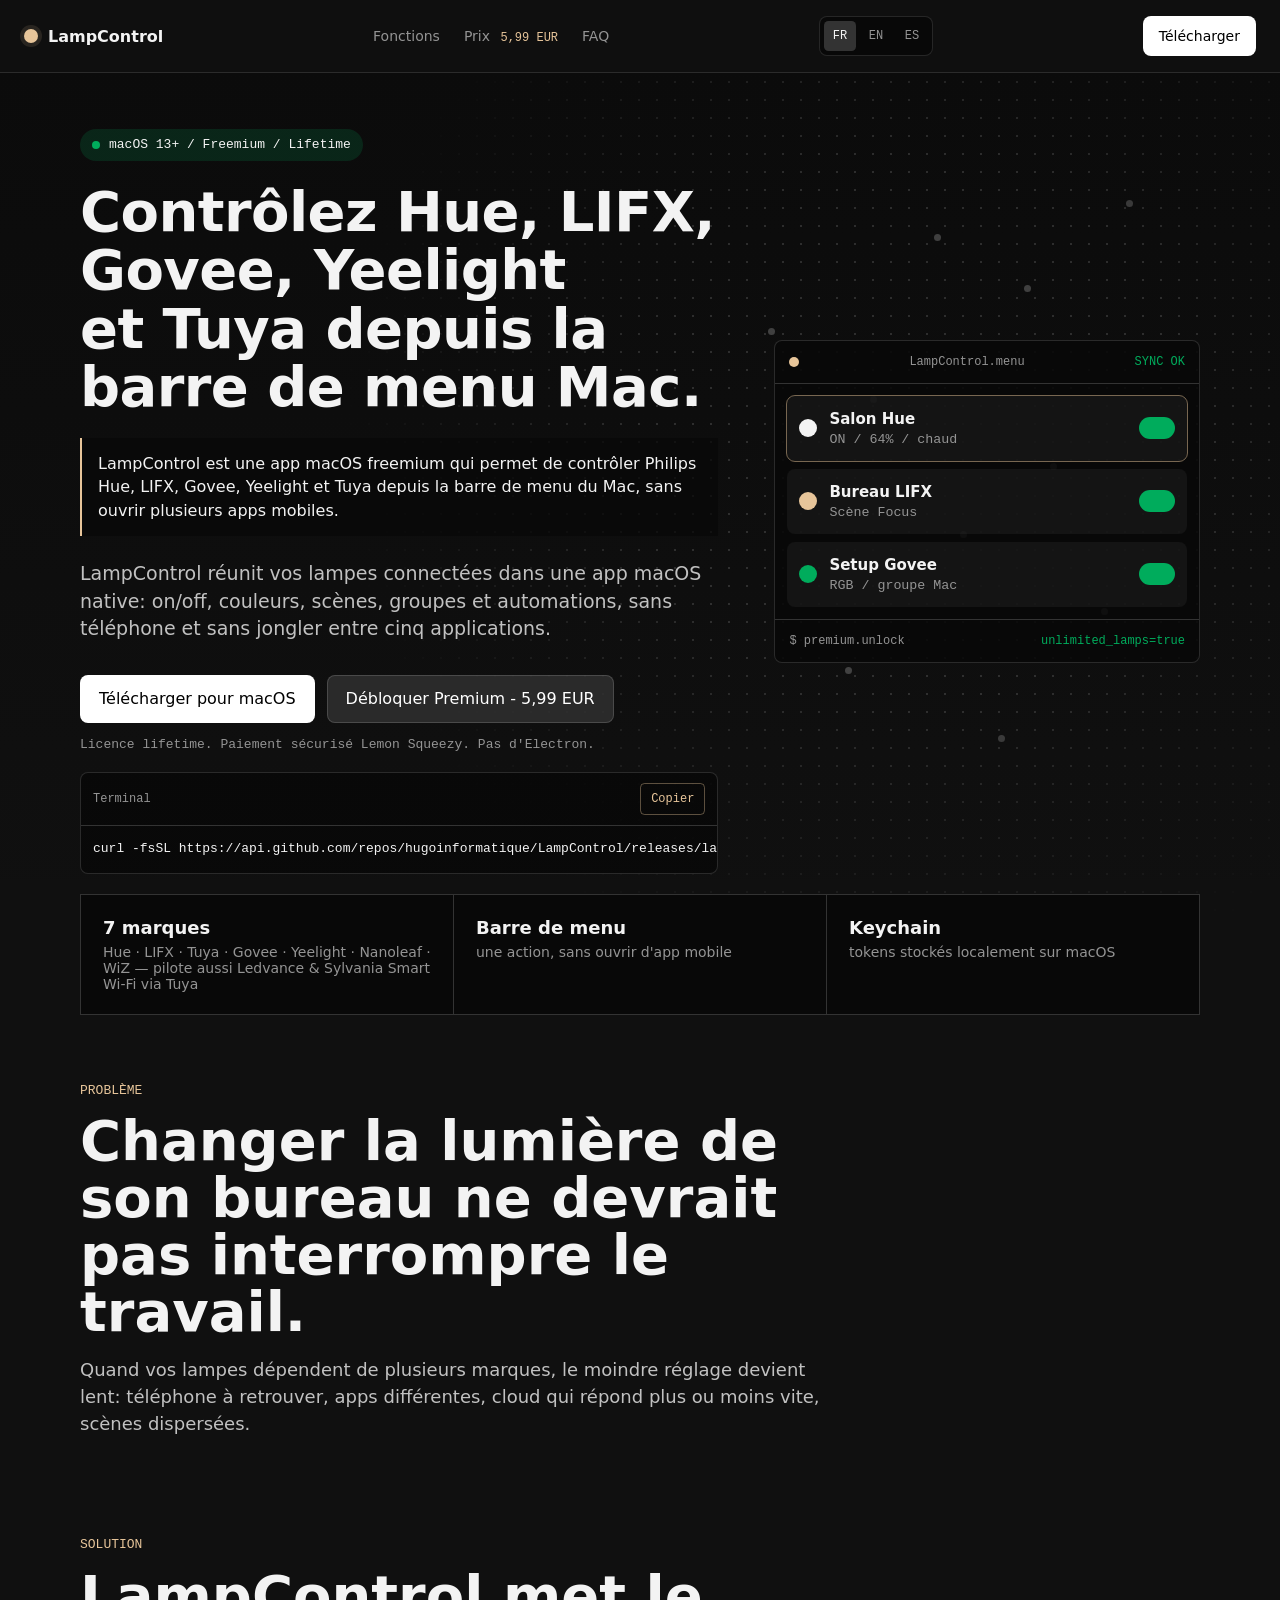
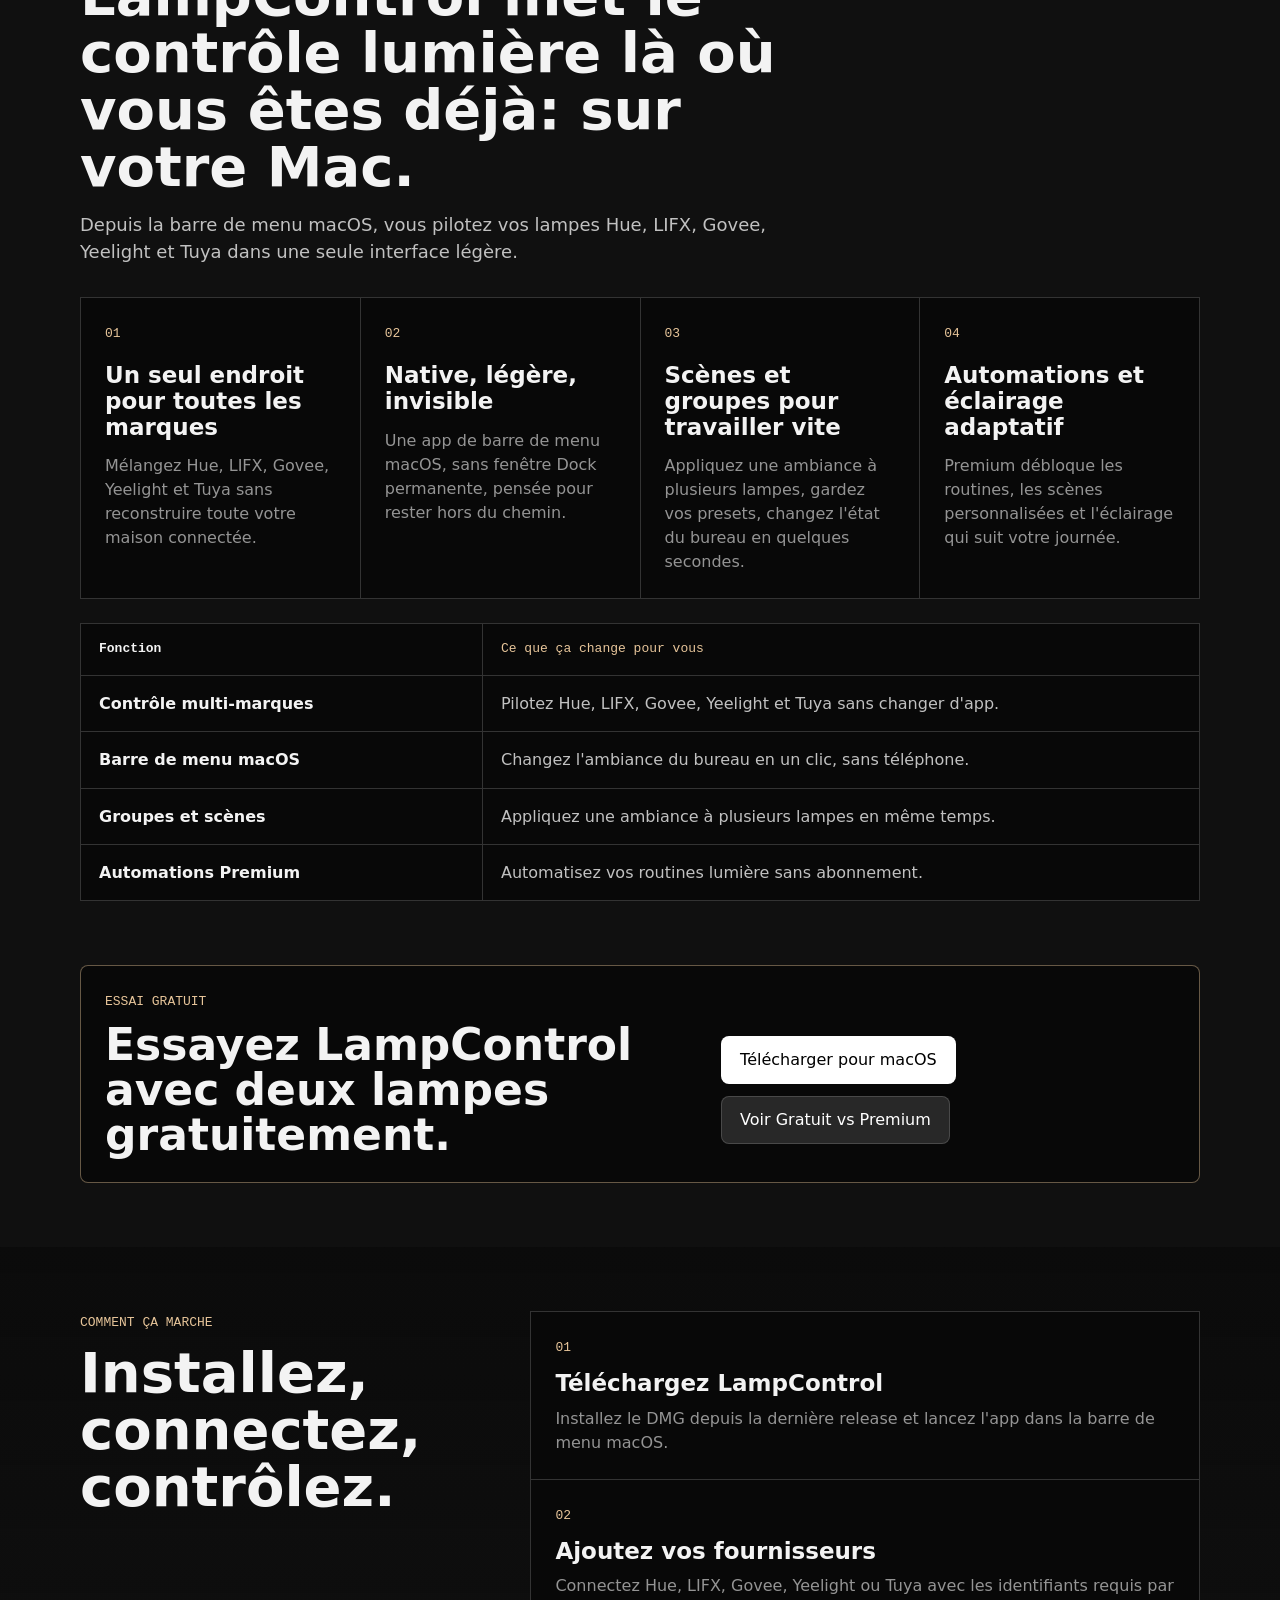
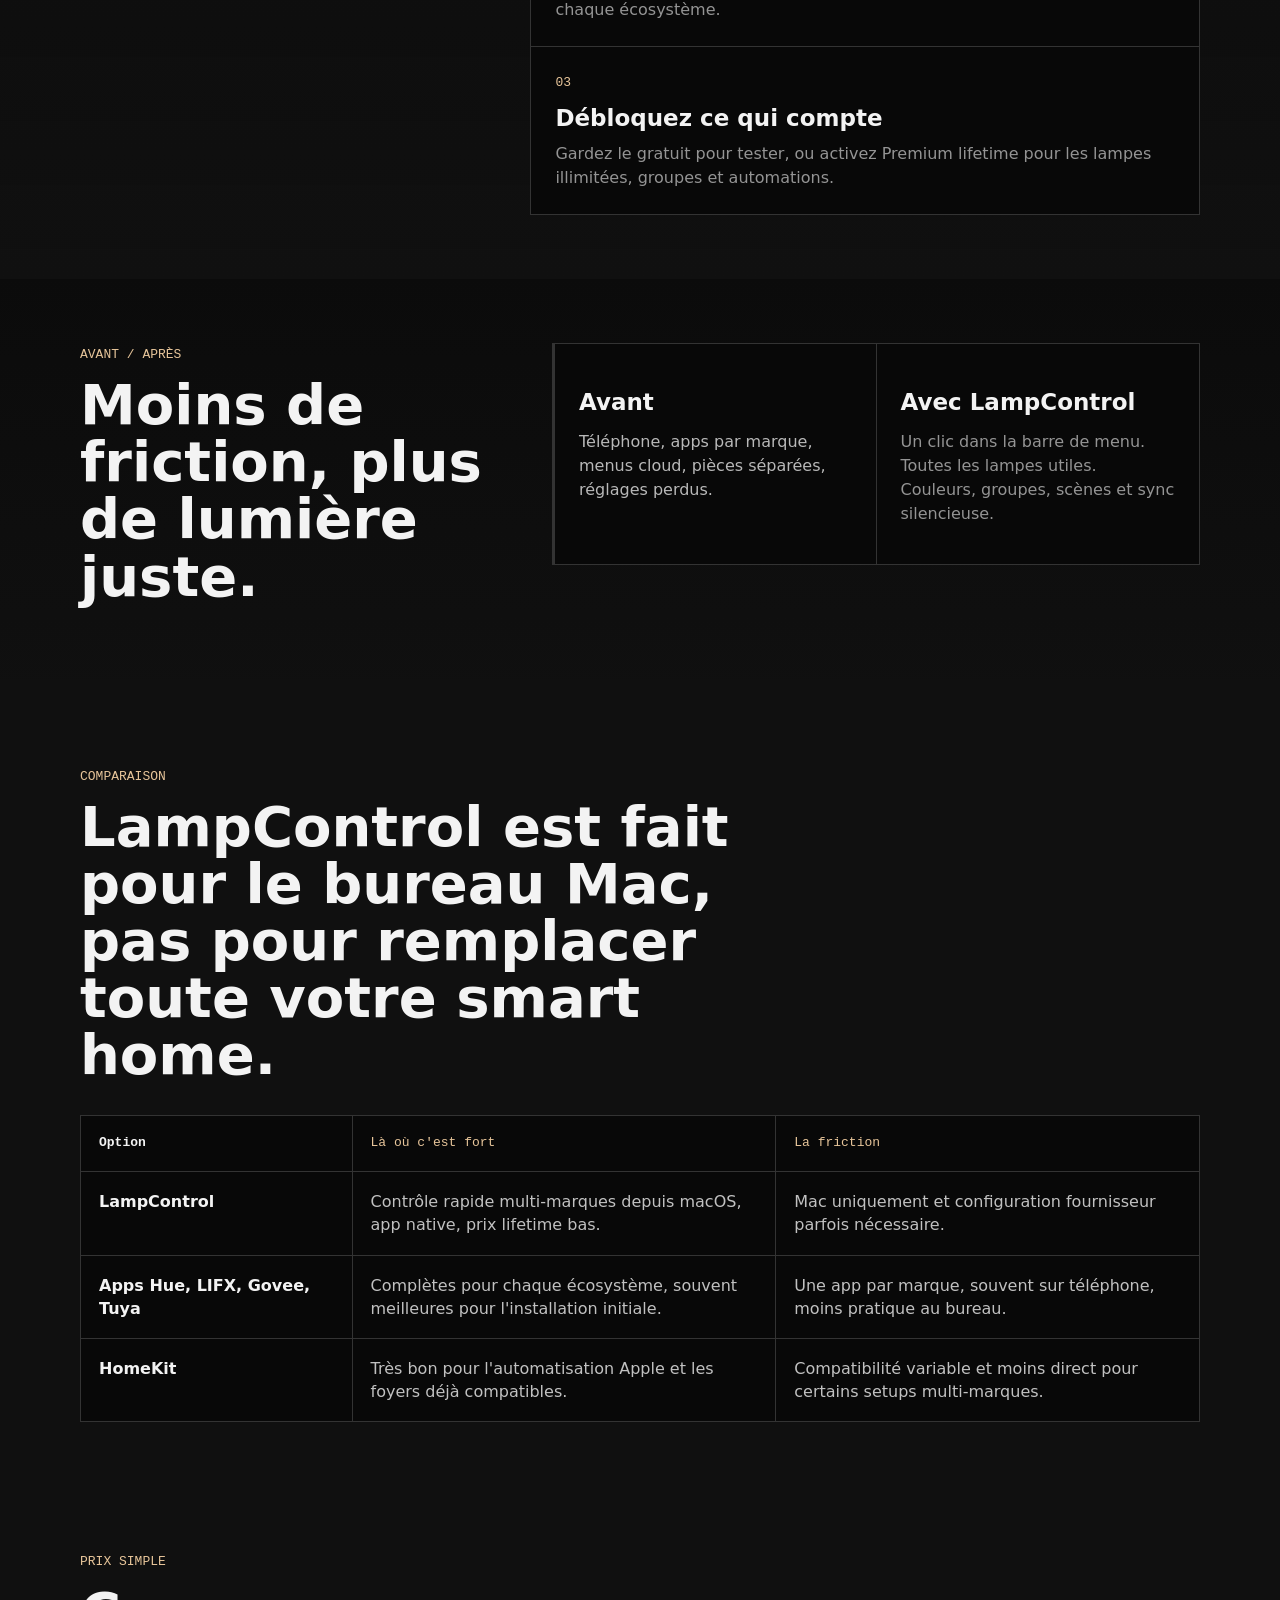
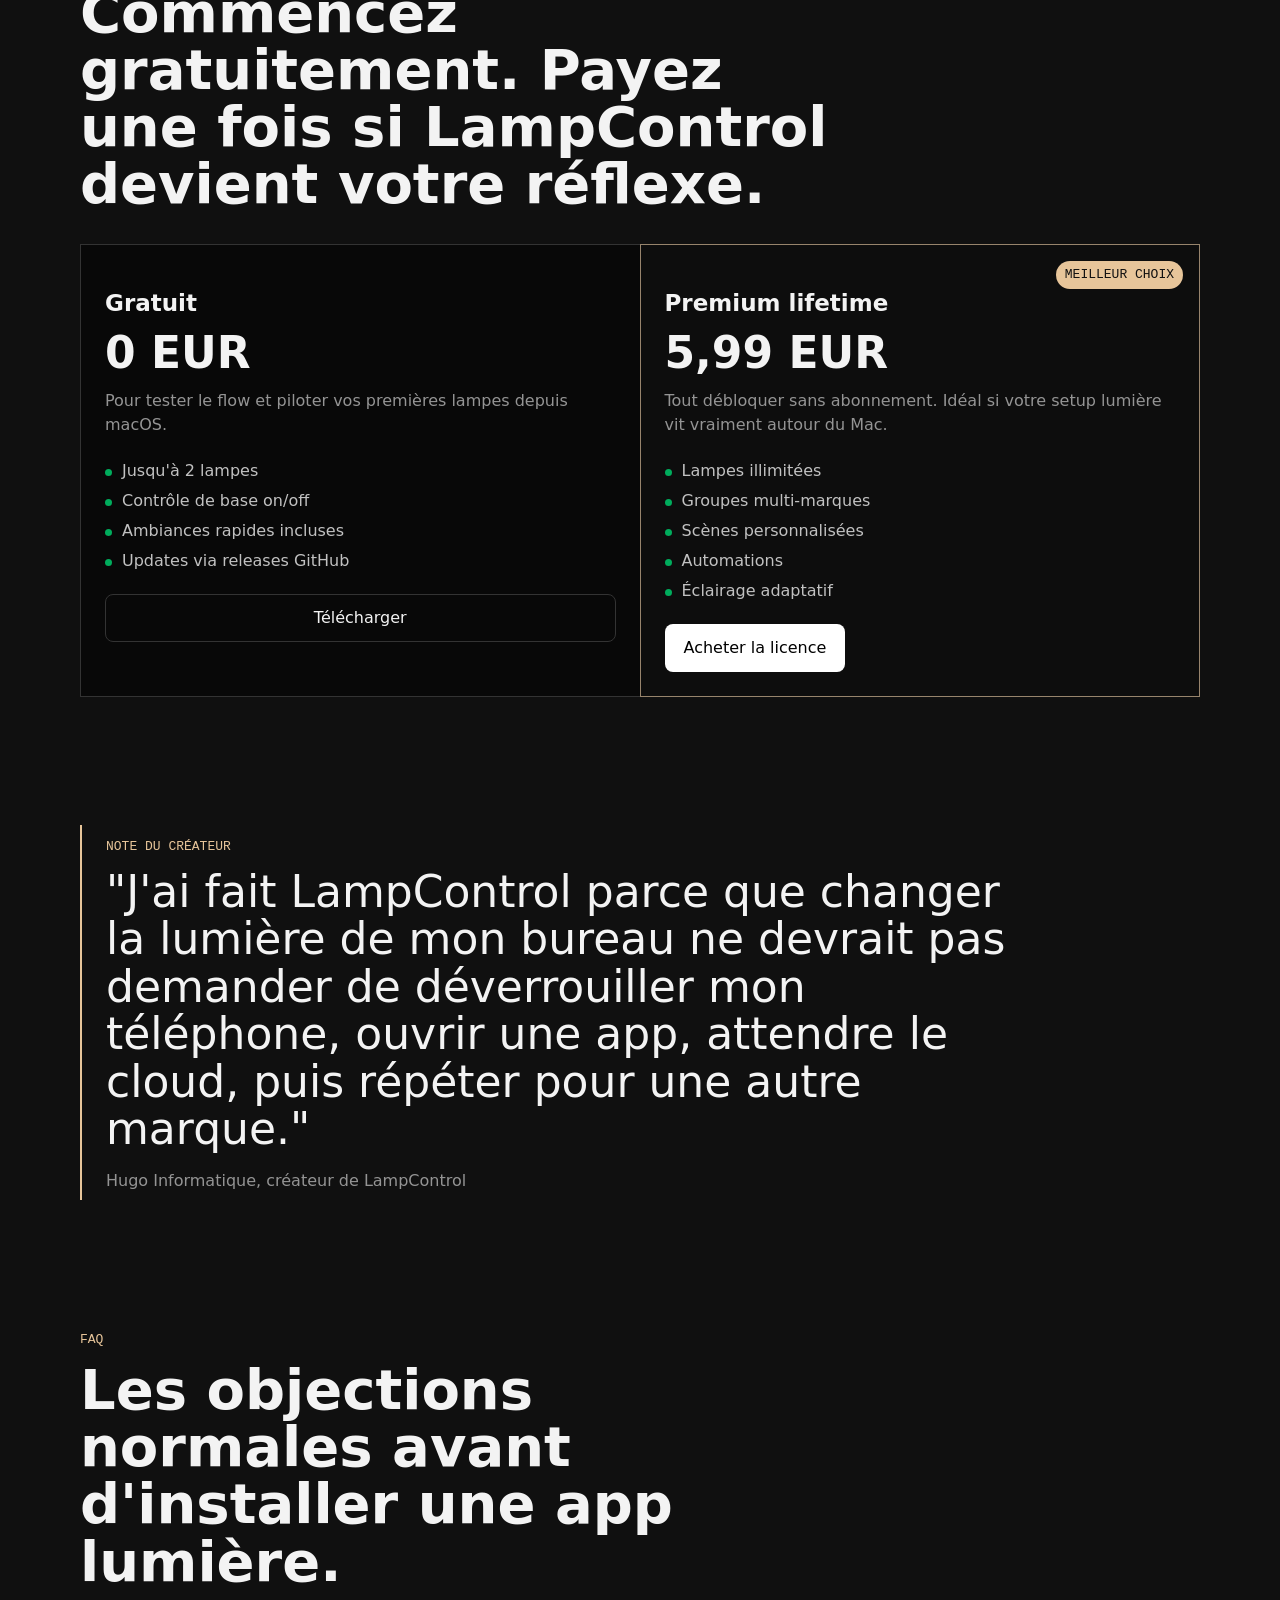
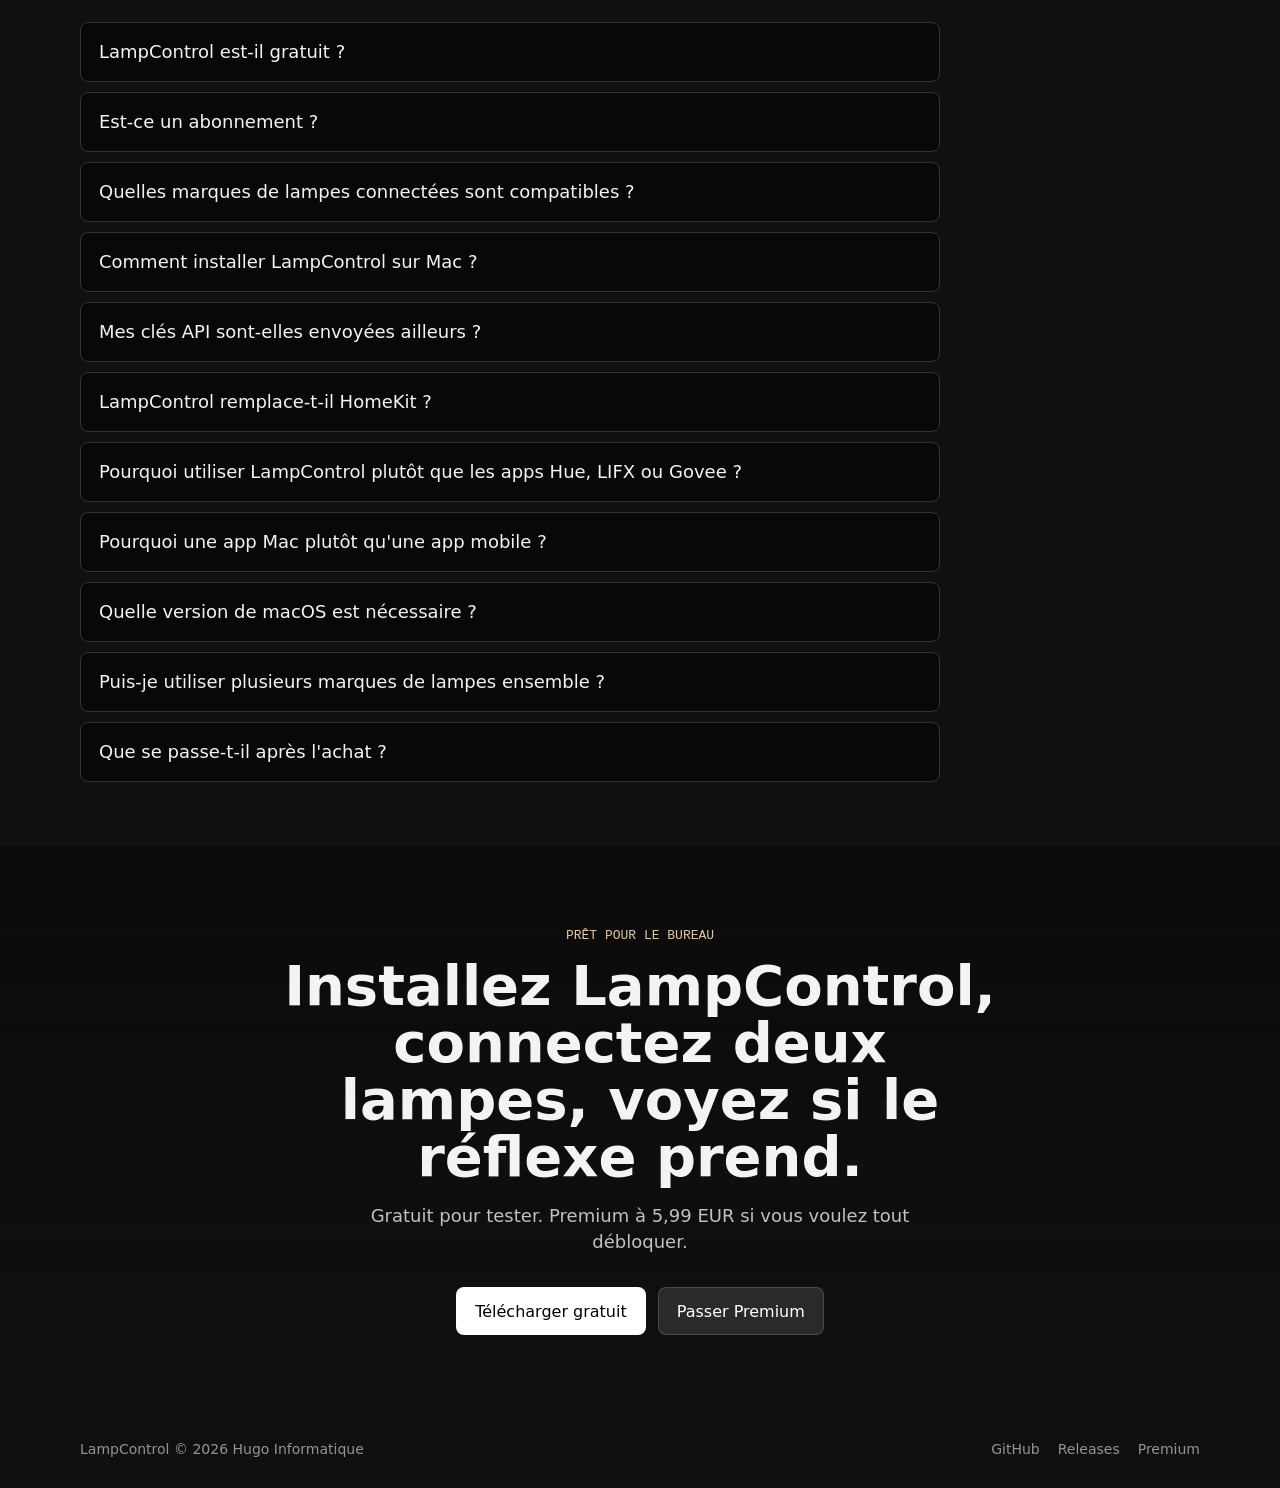
<file: landing/index.html>
<!doctype html>
<html lang="fr">
  <head>
    <meta charset="utf-8" />
    <meta name="viewport" content="width=device-width, initial-scale=1" />
    <title>LampControl - App macOS pour lampes connectées</title>
    <meta
      name="description"
      content="Contrôlez vos lampes connectées Hue, LIFX, Govee, Yeelight et Tuya depuis la barre de menu macOS. Gratuit, Premium lifetime à 5,99 EUR."
    />
    <meta name="robots" content="index,follow" />
    <link rel="canonical" href="https://lampcontrol.app/" />
    <link rel="alternate" hreflang="fr" href="https://lampcontrol.app/" />
    <link rel="alternate" hreflang="en" href="https://lampcontrol.app/en/" />
    <link rel="alternate" hreflang="es" href="https://lampcontrol.app/es/" />
    <link rel="alternate" hreflang="x-default" href="https://lampcontrol.app/en/" />
    <meta property="og:type" content="website" />
    <meta property="og:url" content="https://lampcontrol.app/" />
    <meta property="og:title" content="LampControl - toutes vos lampes dans la barre de menu Mac" />
    <meta
      property="og:description"
      content="Une app macOS native pour piloter Hue, LIFX, Govee, Yeelight et Tuya sans ouvrir cinq apps différentes."
    />
    <meta property="og:image" content="https://lampcontrol.app/og-image.svg" />
    <meta property="og:image:alt" content="LampControl, app macOS pour contrôler Hue, LIFX, Govee, Yeelight et Tuya depuis la barre de menu Mac" />
    <meta name="twitter:card" content="summary_large_image" />
    <meta name="twitter:title" content="LampControl - App macOS pour lampes connectées" />
    <meta
      name="twitter:description"
      content="Contrôlez Hue, LIFX, Govee, Yeelight et Tuya depuis une seule app de barre de menu macOS."
    />
    <meta name="twitter:image" content="https://lampcontrol.app/og-image.svg" />
    <meta name="twitter:image:alt" content="Aperçu de LampControl et de son offre Premium lifetime à 5,99 EUR" />
    <meta name="theme-color" content="#101010" />
    <link rel="stylesheet" href="./styles.css" />
    <script type="application/ld+json">
      {
        "@context": "https://schema.org",
        "@type": "SoftwareApplication",
        "name": "LampControl",
        "url": "https://lampcontrol.app/",
        "downloadUrl": "https://github.com/hugoinformatique/LampControl/releases/latest",
        "softwareVersion": "1.1.0",
        "applicationCategory": "UtilitiesApplication",
        "operatingSystem": "macOS 13+",
        "offers": {
          "@type": "Offer",
          "price": "5.99",
          "priceCurrency": "EUR",
          "availability": "https://schema.org/InStock"
        },
        "image": "https://lampcontrol.app/og-image.svg",
        "author": {
          "@type": "Organization",
          "name": "Hugo Informatique"
        },
        "publisher": {
          "@type": "Organization",
          "name": "Hugo Informatique"
        },
        "description": "App macOS de barre de menu pour contrôler plusieurs marques de lampes connectées depuis une seule interface."
      }
    </script>
    <script type="application/ld+json">
      {
        "@context": "https://schema.org",
        "@type": "FAQPage",
        "mainEntity": [
          {
            "@type": "Question",
            "name": "LampControl est-il gratuit ?",
            "acceptedAnswer": {
              "@type": "Answer",
              "text": "Oui. L'offre gratuite permet de commencer avec les contrôles de base et jusqu'à 2 lampes. Premium débloque les lampes illimitées, groupes, scènes personnalisées, automations et éclairage adaptatif."
            }
          },
          {
            "@type": "Question",
            "name": "La licence Premium est-elle un abonnement ?",
            "acceptedAnswer": {
              "@type": "Answer",
              "text": "Non. Premium est une licence lifetime à 5,99 EUR, vendue via Lemon Squeezy."
            }
          },
          {
            "@type": "Question",
            "name": "Quelles marques de lampes connectées sont compatibles ?",
            "acceptedAnswer": {
              "@type": "Answer",
              "text": "LampControl prend en charge Tuya / Smart Life, Philips Hue, LIFX, Govee, Yeelight, Nanoleaf et WiZ. Les ampoules Ledvance Smart+ Wi-Fi et Sylvania Smart Wi-Fi fonctionnent via l'intégration Tuya car elles utilisent le backend Smart Life."
            }
          },
          {
            "@type": "Question",
            "name": "Comment installer LampControl sur Mac ?",
            "acceptedAnswer": {
              "@type": "Answer",
              "text": "Téléchargez la dernière release GitHub, ouvrez le DMG, glissez LampControl dans Applications, puis lancez l'app depuis macOS."
            }
          },
          {
            "@type": "Question",
            "name": "LampControl remplace-t-il HomeKit ?",
            "acceptedAnswer": {
              "@type": "Answer",
              "text": "Non. LampControl est un contrôle rapide depuis la barre de menu Mac pour plusieurs fournisseurs, utile même si votre installation HomeKit reste en place."
            }
          },
          {
            "@type": "Question",
            "name": "Pourquoi utiliser LampControl plutôt que les apps Hue, LIFX ou Govee ?",
            "acceptedAnswer": {
              "@type": "Answer",
              "text": "LampControl évite de changer d'app pour chaque marque et met les contrôles utiles dans une seule interface macOS."
            }
          },
          {
            "@type": "Question",
            "name": "Quelle version de macOS est nécessaire ?",
            "acceptedAnswer": {
              "@type": "Answer",
              "text": "LampControl est prévu pour macOS 13 ou plus récent."
            }
          },
          {
            "@type": "Question",
            "name": "Puis-je utiliser plusieurs marques de lampes ensemble ?",
            "acceptedAnswer": {
              "@type": "Answer",
              "text": "Oui. LampControl sert à regrouper plusieurs écosystèmes de lampes connectées dans une seule app Mac."
            }
          },
          {
            "@type": "Question",
            "name": "Que se passe-t-il après l'achat ?",
            "acceptedAnswer": {
              "@type": "Answer",
              "text": "Lemon Squeezy vous donne une clé. Collez-la dans Réglages > Premium pour activer les fonctionnalités débloquées."
            }
          }
        ]
      }
    </script>
  </head>
  <body>
    <a class="skip-link" href="#main">Aller au contenu</a>
    <header class="site-header" data-header>
      <a class="brand" href="#main" aria-label="LampControl accueil">
        <span class="brand-mark" aria-hidden="true"></span>
        <span>LampControl</span>
      </a>
      <nav class="nav-links" aria-label="Navigation principale">
        <a href="#features">Fonctions</a>
        <a href="#pricing">Prix <span>5,99 EUR</span></a>
        <a href="#faq">FAQ</a>
      </nav>
      <nav class="language-switcher" aria-label="Changer de langue">
        <a aria-current="page" href="./">FR</a>
        <a href="./en/">EN</a>
        <a href="./es/">ES</a>
      </nav>
      <a class="header-cta" href="https://github.com/hugoinformatique/LampControl/releases/latest">Télécharger</a>
    </header>

    <main id="main">
      <section class="hero section-band">
        <div class="pixel-field" aria-hidden="true">
          <span></span><span></span><span></span><span></span><span></span>
          <span></span><span></span><span></span><span></span><span></span>
        </div>

        <div class="hero-grid shell">
          <div class="hero-copy">
            <div class="status-pill">
              <span></span>
              macOS 13+ / Freemium / Lifetime
            </div>
            <h1>Contrôlez Hue, LIFX, Govee, Yeelight et Tuya depuis la barre de menu Mac.</h1>
            <blockquote class="aeo-answer">
              LampControl est une app macOS freemium qui permet de contrôler Philips Hue, LIFX, Govee, Yeelight et Tuya depuis la barre de menu du Mac, sans ouvrir plusieurs apps mobiles.
            </blockquote>
            <p class="hero-subtitle">
              LampControl réunit vos lampes connectées dans une app macOS
              native: on/off, couleurs, scènes, groupes et automations, sans
              téléphone et sans jongler entre cinq applications.
            </p>
            <nav class="hero-actions" aria-label="Actions principales">
              <a class="button button-primary" href="https://github.com/hugoinformatique/LampControl/releases/latest">
                Télécharger pour macOS
              </a>
              <a class="button button-secondary" href="https://lampcontrol.lemonsqueezy.com/checkout/buy/12d32ac2-9a5a-4120-a95e-36a10afb51d9">
                Débloquer Premium - 5,99 EUR
              </a>
            </nav>
            <p class="microcopy">Licence lifetime. Paiement sécurisé Lemon Squeezy. Pas d'Electron.</p>
            <div class="install-command" aria-label="Installation en ligne de commande">
              <div class="install-command-top">
                <span>Terminal</span>
                <button type="button" data-copy-command>Copier</button>
              </div>
              <code data-install-command>curl -fsSL https://api.github.com/repos/hugoinformatique/LampControl/releases/latest | grep browser_download_url | cut -d '"' -f 4 | xargs curl -L -o ~/Downloads/LampControl.dmg &amp;&amp; open ~/Downloads/LampControl.dmg</code>
            </div>
          </div>

          <figure class="product-panel">
            <figcaption class="visually-hidden">Aperçu de l'interface LampControl avec plusieurs lampes synchronisées.</figcaption>
            <div class="panel-top">
              <span class="window-dot"></span>
              <span>LampControl.menu</span>
              <strong>SYNC OK</strong>
            </div>
            <div class="lamp-list">
              <div class="lamp-row active">
                <span class="lamp-icon"></span>
                <div>
                  <strong>Salon Hue</strong>
                  <small>ON / 64% / chaud</small>
                </div>
                <span class="toggle-indicator" aria-hidden="true"></span>
              </div>
              <div class="lamp-row">
                <span class="lamp-icon amber"></span>
                <div>
                  <strong>Bureau LIFX</strong>
                  <small>Scène Focus</small>
                </div>
                <span class="toggle-indicator" aria-hidden="true"></span>
              </div>
              <div class="lamp-row">
                <span class="lamp-icon green"></span>
                <div>
                  <strong>Setup Govee</strong>
                  <small>RGB / groupe Mac</small>
                </div>
                <span class="toggle-indicator" aria-hidden="true"></span>
              </div>
            </div>
            <div class="terminal-strip">
              <span>$ premium.unlock</span>
              <strong>unlimited_lamps=true</strong>
            </div>
          </figure>
        </div>
      </section>

      <section class="proof-strip shell" aria-label="Signaux de confiance LampControl">
        <div>
          <strong>7 marques</strong>
          <span>Hue · LIFX · Tuya · Govee · Yeelight · Nanoleaf · WiZ — pilote aussi Ledvance &amp; Sylvania Smart Wi-Fi via Tuya</span>
        </div>
        <div>
          <strong>Barre de menu</strong>
          <span>une action, sans ouvrir d'app mobile</span>
        </div>
        <div>
          <strong>Keychain</strong>
          <span>tokens stockés localement sur macOS</span>
        </div>
      </section>

      <section id="features" class="section shell">
        <div class="section-heading">
          <span class="eyebrow">PROBLÈME</span>
          <h2>Changer la lumière de son bureau ne devrait pas interrompre le travail.</h2>
          <p>
            Quand vos lampes dépendent de plusieurs marques, le moindre réglage
            devient lent: téléphone à retrouver, apps différentes, cloud qui
            répond plus ou moins vite, scènes dispersées.
          </p>
        </div>
      </section>

      <section class="section shell tight-section">
        <div class="section-heading">
          <span class="eyebrow">SOLUTION</span>
          <h2>LampControl met le contrôle lumière là où vous êtes déjà: sur votre Mac.</h2>
          <p>
            Depuis la barre de menu macOS, vous pilotez vos lampes Hue, LIFX,
            Govee, Yeelight et Tuya dans une seule interface légère.
          </p>
        </div>
        <div class="feature-grid">
          <article class="feature-card">
            <span class="feature-index">01</span>
            <h3>Un seul endroit pour toutes les marques</h3>
            <p>Mélangez Hue, LIFX, Govee, Yeelight et Tuya sans reconstruire toute votre maison connectée.</p>
          </article>
          <article class="feature-card">
            <span class="feature-index">02</span>
            <h3>Native, légère, invisible</h3>
            <p>Une app de barre de menu macOS, sans fenêtre Dock permanente, pensée pour rester hors du chemin.</p>
          </article>
          <article class="feature-card">
            <span class="feature-index">03</span>
            <h3>Scènes et groupes pour travailler vite</h3>
            <p>Appliquez une ambiance à plusieurs lampes, gardez vos presets, changez l'état du bureau en quelques secondes.</p>
          </article>
          <article class="feature-card">
            <span class="feature-index">04</span>
            <h3>Automations et éclairage adaptatif</h3>
            <p>Premium débloque les routines, les scènes personnalisées et l'éclairage qui suit votre journée.</p>
          </article>
        </div>
        <div class="benefit-table" role="table" aria-label="Fonctions LampControl et bénéfices">
          <div class="benefit-row benefit-head" role="row">
            <span role="columnheader">Fonction</span>
            <span role="columnheader">Ce que ça change pour vous</span>
          </div>
          <div class="benefit-row" role="row">
            <span role="cell">Contrôle multi-marques</span>
            <span role="cell">Pilotez Hue, LIFX, Govee, Yeelight et Tuya sans changer d'app.</span>
          </div>
          <div class="benefit-row" role="row">
            <span role="cell">Barre de menu macOS</span>
            <span role="cell">Changez l'ambiance du bureau en un clic, sans téléphone.</span>
          </div>
          <div class="benefit-row" role="row">
            <span role="cell">Groupes et scènes</span>
            <span role="cell">Appliquez une ambiance à plusieurs lampes en même temps.</span>
          </div>
          <div class="benefit-row" role="row">
            <span role="cell">Automations Premium</span>
            <span role="cell">Automatisez vos routines lumière sans abonnement.</span>
          </div>
        </div>
      </section>

      <section class="mid-cta shell" aria-label="Essayer LampControl">
        <div>
          <span class="eyebrow">ESSAI GRATUIT</span>
          <h2>Essayez LampControl avec deux lampes gratuitement.</h2>
        </div>
        <nav class="hero-actions" aria-label="Actions essai gratuit">
          <a class="button button-primary" href="https://github.com/hugoinformatique/LampControl/releases/latest">Télécharger pour macOS</a>
          <a class="button button-secondary" href="#pricing">Voir Gratuit vs Premium</a>
        </nav>
      </section>

      <section class="section section-band">
        <div class="how-it-works shell">
          <div class="section-heading compact">
            <span class="eyebrow">COMMENT ÇA MARCHE</span>
            <h2>Installez, connectez, contrôlez.</h2>
          </div>
          <ol class="steps-list">
            <li>
              <span>01</span>
              <strong>Téléchargez LampControl</strong>
              <p>Installez le DMG depuis la dernière release et lancez l'app dans la barre de menu macOS.</p>
            </li>
            <li>
              <span>02</span>
              <strong>Ajoutez vos fournisseurs</strong>
              <p>Connectez Hue, LIFX, Govee, Yeelight ou Tuya avec les identifiants requis par chaque écosystème.</p>
            </li>
            <li>
              <span>03</span>
              <strong>Débloquez ce qui compte</strong>
              <p>Gardez le gratuit pour tester, ou activez Premium lifetime pour les lampes illimitées, groupes et automations.</p>
            </li>
          </ol>
        </div>
      </section>

      <section class="section section-band">
        <div class="comparison shell">
          <div class="section-heading compact">
            <span class="eyebrow">AVANT / APRÈS</span>
            <h2>Moins de friction, plus de lumière juste.</h2>
          </div>
          <div class="compare-grid">
            <div class="compare-column muted">
              <h3>Avant</h3>
              <p>Téléphone, apps par marque, menus cloud, pièces séparées, réglages perdus.</p>
            </div>
            <div class="compare-column">
              <h3>Avec LampControl</h3>
              <p>Un clic dans la barre de menu. Toutes les lampes utiles. Couleurs, groupes, scènes et sync silencieuse.</p>
            </div>
          </div>
        </div>
      </section>

      <section class="section shell">
        <div class="section-heading">
          <span class="eyebrow">COMPARAISON</span>
          <h2>LampControl est fait pour le bureau Mac, pas pour remplacer toute votre smart home.</h2>
        </div>
        <div class="comparison-table" role="table" aria-label="Comparaison entre LampControl et les alternatives">
          <div class="comparison-row comparison-head" role="row">
            <span role="columnheader">Option</span>
            <span role="columnheader">Là où c'est fort</span>
            <span role="columnheader">La friction</span>
          </div>
          <div class="comparison-row" role="row">
            <span role="cell">LampControl</span>
            <span role="cell">Contrôle rapide multi-marques depuis macOS, app native, prix lifetime bas.</span>
            <span role="cell">Mac uniquement et configuration fournisseur parfois nécessaire.</span>
          </div>
          <div class="comparison-row" role="row">
            <span role="cell">Apps Hue, LIFX, Govee, Tuya</span>
            <span role="cell">Complètes pour chaque écosystème, souvent meilleures pour l'installation initiale.</span>
            <span role="cell">Une app par marque, souvent sur téléphone, moins pratique au bureau.</span>
          </div>
          <div class="comparison-row" role="row">
            <span role="cell">HomeKit</span>
            <span role="cell">Très bon pour l'automatisation Apple et les foyers déjà compatibles.</span>
            <span role="cell">Compatibilité variable et moins direct pour certains setups multi-marques.</span>
          </div>
        </div>
      </section>

      <section id="pricing" class="section shell">
        <div class="section-heading">
          <span class="eyebrow">PRIX SIMPLE</span>
          <h2>Commencez gratuitement. Payez une fois si LampControl devient votre réflexe.</h2>
        </div>

        <div class="pricing-grid">
          <article class="price-card">
            <div class="price-top">
              <h3>Gratuit</h3>
              <strong>0 EUR</strong>
            </div>
            <p>Pour tester le flow et piloter vos premières lampes depuis macOS.</p>
            <ul>
              <li>Jusqu'à 2 lampes</li>
              <li>Contrôle de base on/off</li>
              <li>Ambiances rapides incluses</li>
              <li>Updates via releases GitHub</li>
            </ul>
            <a class="button button-muted" href="https://github.com/hugoinformatique/LampControl/releases/latest">Télécharger</a>
          </article>

          <article class="price-card featured">
            <div class="price-badge">MEILLEUR CHOIX</div>
            <div class="price-top">
              <h3>Premium lifetime</h3>
              <strong>5,99 EUR</strong>
            </div>
            <p>Tout débloquer sans abonnement. Idéal si votre setup lumière vit vraiment autour du Mac.</p>
            <ul>
              <li>Lampes illimitées</li>
              <li>Groupes multi-marques</li>
              <li>Scènes personnalisées</li>
              <li>Automations</li>
              <li>Éclairage adaptatif</li>
            </ul>
            <a class="button button-primary" href="https://lampcontrol.lemonsqueezy.com/checkout/buy/12d32ac2-9a5a-4120-a95e-36a10afb51d9">
              Acheter la licence
            </a>
          </article>
        </div>
      </section>

      <section class="section shell">
        <div class="quote-block">
          <span class="eyebrow">NOTE DU CRÉATEUR</span>
          <p>
            "J'ai fait LampControl parce que changer la lumière de mon bureau
            ne devrait pas demander de déverrouiller mon téléphone, ouvrir une
            app, attendre le cloud, puis répéter pour une autre marque."
          </p>
          <strong>Hugo Informatique, créateur de LampControl</strong>
        </div>
      </section>

      <section id="faq" class="section shell">
        <div class="section-heading compact">
          <span class="eyebrow">FAQ</span>
          <h2>Les objections normales avant d'installer une app lumière.</h2>
        </div>
        <div class="faq-list">
          <details>
            <summary>LampControl est-il gratuit ?</summary>
            <p>Oui. L'offre gratuite permet de commencer avec les contrôles de base et jusqu'à 2 lampes.</p>
          </details>
          <details>
            <summary>Est-ce un abonnement ?</summary>
            <p>Non. Premium est une licence lifetime à 5,99 EUR via Lemon Squeezy.</p>
          </details>
          <details>
            <summary>Quelles marques de lampes connectées sont compatibles ?</summary>
            <p>LampControl prend en charge Tuya / Smart Life, Philips Hue, LIFX, Govee, Yeelight, Nanoleaf et WiZ. Les ampoules Ledvance Smart+ Wi-Fi et Sylvania Smart Wi-Fi fonctionnent via l'intégration Tuya car elles utilisent le backend Smart Life.</p>
          </details>
          <details>
            <summary>Comment installer LampControl sur Mac ?</summary>
            <p>Téléchargez la dernière release GitHub, ouvrez le DMG, glissez l'app dans Applications, puis lancez LampControl.</p>
          </details>
          <details>
            <summary>Mes clés API sont-elles envoyées ailleurs ?</summary>
            <p>Les secrets sont stockés dans le Keychain macOS. LampControl appelle les APIs nécessaires pour piloter vos fournisseurs, sans secret Lemon Squeezy embarqué.</p>
          </details>
          <details>
            <summary>LampControl remplace-t-il HomeKit ?</summary>
            <p>Non. LampControl est un contrôle rapide depuis la barre de menu Mac. HomeKit reste utile si votre maison connectée est déjà bien configurée.</p>
          </details>
          <details>
            <summary>Pourquoi utiliser LampControl plutôt que les apps Hue, LIFX ou Govee ?</summary>
            <p>LampControl évite de changer d'app pour chaque marque et met les contrôles utiles dans une seule interface macOS.</p>
          </details>
          <details>
            <summary>Pourquoi une app Mac plutôt qu'une app mobile ?</summary>
            <p>Parce que beaucoup de setups lumière servent le bureau: visio, focus, gaming, création, streaming. Le contrôle doit être là où vous travaillez.</p>
          </details>
          <details>
            <summary>Quelle version de macOS est nécessaire ?</summary>
            <p>LampControl est prévu pour macOS 13 ou plus récent.</p>
          </details>
          <details>
            <summary>Puis-je utiliser plusieurs marques de lampes ensemble ?</summary>
            <p>Oui. LampControl sert à regrouper plusieurs écosystèmes de lampes connectées dans une seule app Mac.</p>
          </details>
          <details>
            <summary>Que se passe-t-il après l'achat ?</summary>
            <p>Lemon Squeezy vous donne une clé. Collez-la dans Réglages > Premium pour activer les fonctionnalités débloquées.</p>
          </details>
        </div>
      </section>

      <section class="final-cta section-band">
        <div class="shell">
          <span class="eyebrow">PRÊT POUR LE BUREAU</span>
          <h2>Installez LampControl, connectez deux lampes, voyez si le réflexe prend.</h2>
          <p class="final-copy">Gratuit pour tester. Premium à 5,99 EUR si vous voulez tout débloquer.</p>
          <nav class="hero-actions centered" aria-label="Actions finales">
            <a class="button button-primary" href="https://github.com/hugoinformatique/LampControl/releases/latest">Télécharger gratuit</a>
            <a class="button button-secondary" href="https://lampcontrol.lemonsqueezy.com/checkout/buy/12d32ac2-9a5a-4120-a95e-36a10afb51d9">Passer Premium</a>
          </nav>
        </div>
      </section>
    </main>

    <footer class="site-footer shell">
      <span>LampControl © 2026 Hugo Informatique</span>
      <div>
        <a href="https://github.com/hugoinformatique/LampControl">GitHub</a>
        <a href="https://github.com/hugoinformatique/LampControl/releases/latest">Releases</a>
        <a href="https://lampcontrol.lemonsqueezy.com/checkout/buy/12d32ac2-9a5a-4120-a95e-36a10afb51d9">Premium</a>
      </div>
    </footer>

    <script src="./script.js" defer></script>
  </body>
</html>
</file>
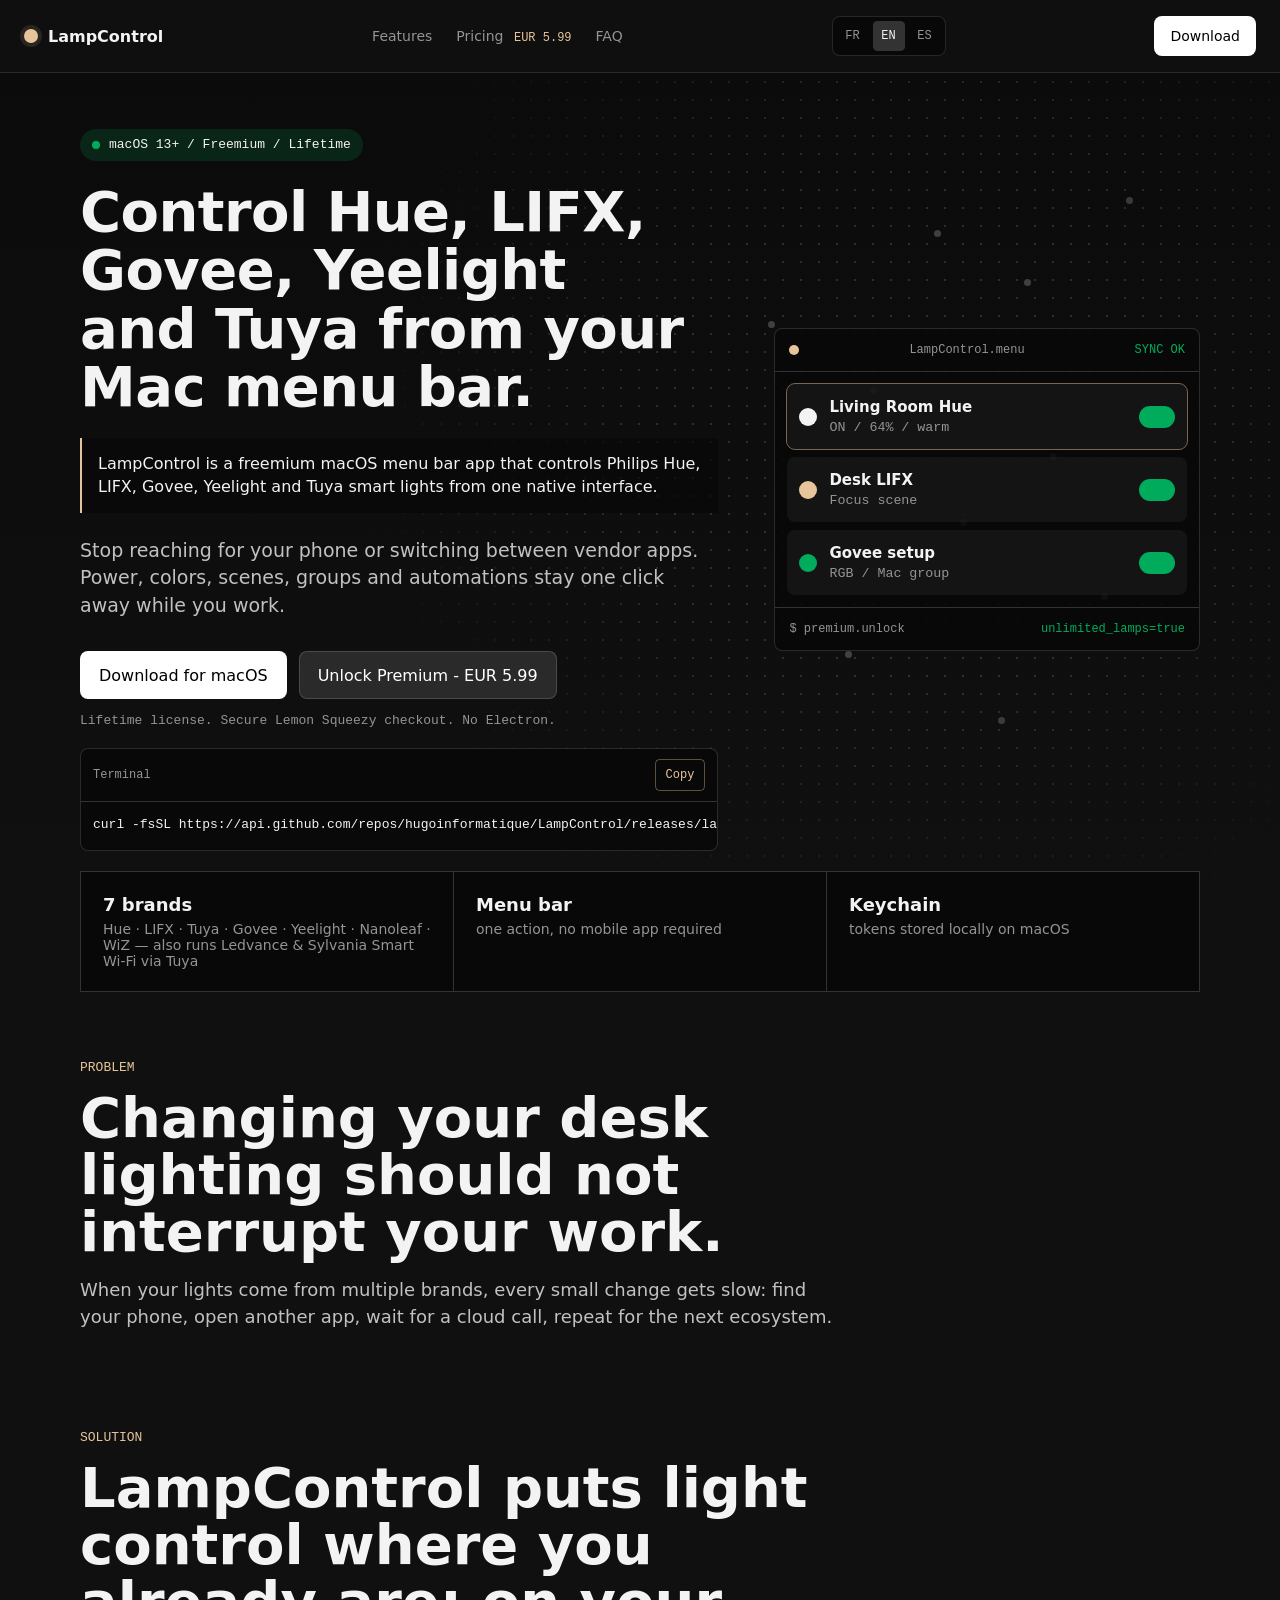
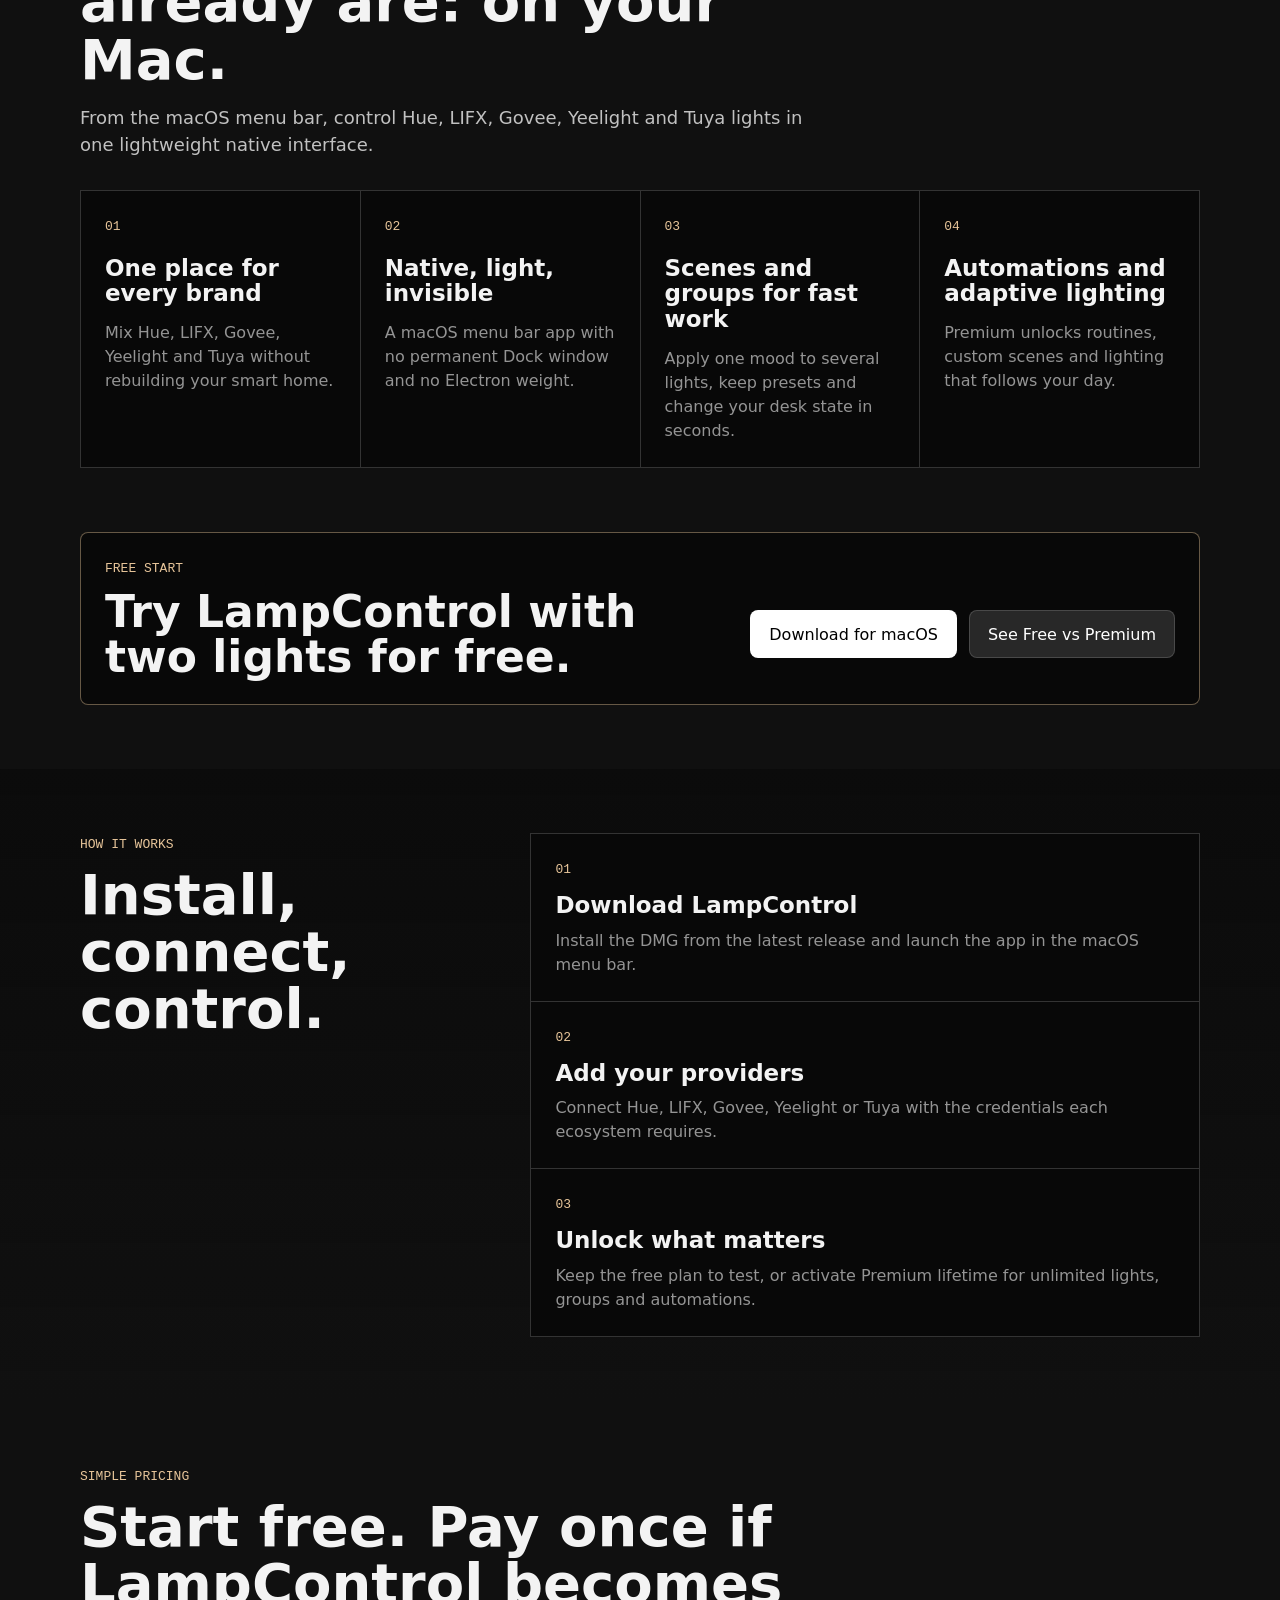
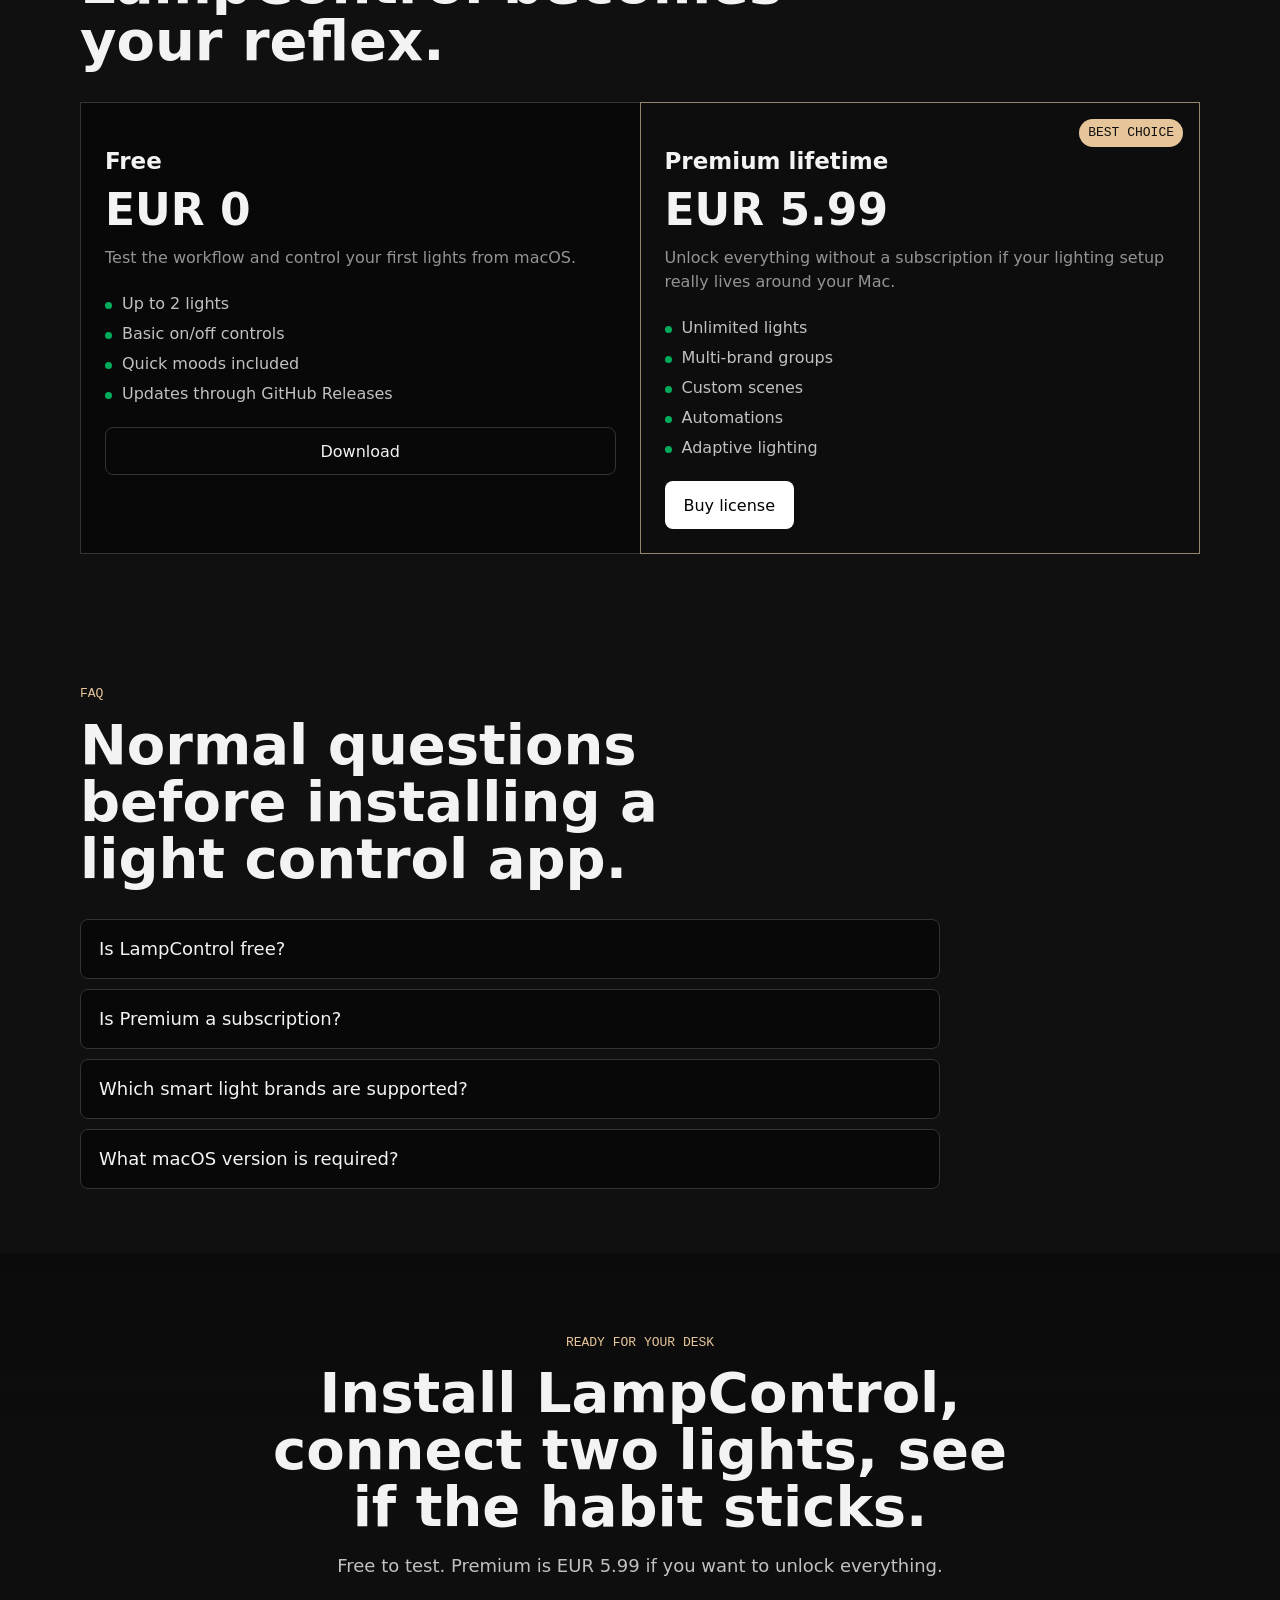
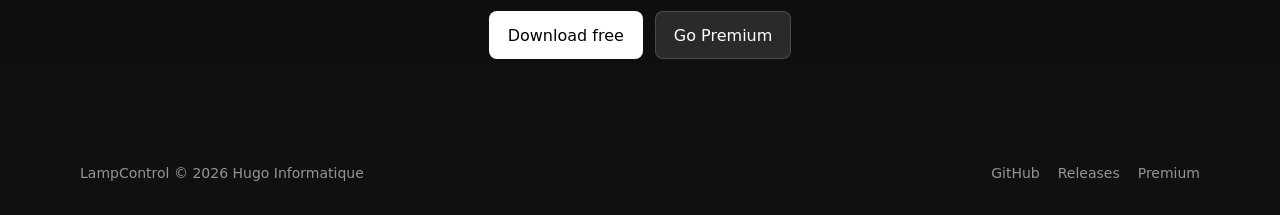
<file: landing/en/index.html>
<!doctype html>
<html lang="en">
  <head>
    <meta charset="utf-8" />
    <meta name="viewport" content="width=device-width, initial-scale=1" />
    <title>LampControl - macOS app for smart lights</title>
    <meta
      name="description"
      content="Control Hue, LIFX, Govee, Yeelight and Tuya smart lights from the macOS menu bar. Start free, unlock Premium lifetime for EUR 5.99."
    />
    <meta name="robots" content="index,follow" />
    <link rel="canonical" href="https://lampcontrol.app/en/" />
    <link rel="alternate" hreflang="fr" href="https://lampcontrol.app/" />
    <link rel="alternate" hreflang="en" href="https://lampcontrol.app/en/" />
    <link rel="alternate" hreflang="es" href="https://lampcontrol.app/es/" />
    <link rel="alternate" hreflang="x-default" href="https://lampcontrol.app/en/" />
    <meta property="og:type" content="website" />
    <meta property="og:url" content="https://lampcontrol.app/en/" />
    <meta property="og:title" content="LampControl - smart lights in your Mac menu bar" />
    <meta
      property="og:description"
      content="A native macOS app to control Hue, LIFX, Govee, Yeelight and Tuya without opening five different apps."
    />
    <meta property="og:image" content="https://lampcontrol.app/og-image.svg" />
    <meta property="og:image:alt" content="LampControl, a macOS menu bar app for Hue, LIFX, Govee, Yeelight and Tuya" />
    <meta name="twitter:card" content="summary_large_image" />
    <meta name="twitter:title" content="LampControl - macOS app for smart lights" />
    <meta name="twitter:description" content="Control Hue, LIFX, Govee, Yeelight and Tuya from one macOS menu bar app." />
    <meta name="twitter:image" content="https://lampcontrol.app/og-image.svg" />
    <meta name="twitter:image:alt" content="LampControl Premium lifetime for EUR 5.99" />
    <meta name="theme-color" content="#101010" />
    <link rel="stylesheet" href="../styles.css" />
    <script type="application/ld+json">
      {
        "@context": "https://schema.org",
        "@type": "SoftwareApplication",
        "name": "LampControl",
        "url": "https://lampcontrol.app/en/",
        "downloadUrl": "https://github.com/hugoinformatique/LampControl/releases/latest",
        "softwareVersion": "1.1.0",
        "applicationCategory": "UtilitiesApplication",
        "operatingSystem": "macOS 13+",
        "offers": {
          "@type": "Offer",
          "price": "5.99",
          "priceCurrency": "EUR",
          "availability": "https://schema.org/InStock"
        },
        "image": "https://lampcontrol.app/og-image.svg",
        "author": {
          "@type": "Organization",
          "name": "Hugo Informatique"
        },
        "publisher": {
          "@type": "Organization",
          "name": "Hugo Informatique"
        },
        "description": "A macOS menu bar app to control multiple smart light brands from one native interface."
      }
    </script>
    <script type="application/ld+json">
      {
        "@context": "https://schema.org",
        "@type": "FAQPage",
        "mainEntity": [
          {
            "@type": "Question",
            "name": "Is LampControl free?",
            "acceptedAnswer": {
              "@type": "Answer",
              "text": "Yes. The free plan lets you start with basic controls and up to 2 lights. Premium unlocks unlimited lights, groups, custom scenes, automations and adaptive lighting."
            }
          },
          {
            "@type": "Question",
            "name": "Is Premium a subscription?",
            "acceptedAnswer": {
              "@type": "Answer",
              "text": "No. Premium is a lifetime license for EUR 5.99, sold through Lemon Squeezy."
            }
          },
          {
            "@type": "Question",
            "name": "Which smart light brands are supported?",
            "acceptedAnswer": {
              "@type": "Answer",
              "text": "LampControl supports Tuya / Smart Life, Philips Hue, LIFX, Govee, Yeelight, Nanoleaf and WiZ. Ledvance Smart+ Wi-Fi and Sylvania Smart Wi-Fi work via the Tuya integration since they use the Smart Life backend."
            }
          },
          {
            "@type": "Question",
            "name": "What macOS version is required?",
            "acceptedAnswer": {
              "@type": "Answer",
              "text": "LampControl is built for macOS 13 or newer."
            }
          }
        ]
      }
    </script>
  </head>
  <body>
    <a class="skip-link" href="#main">Skip to content</a>
    <header class="site-header" data-header>
      <a class="brand" href="#main" aria-label="LampControl home">
        <span class="brand-mark" aria-hidden="true"></span>
        <span>LampControl</span>
      </a>
      <nav class="nav-links" aria-label="Main navigation">
        <a href="#features">Features</a>
        <a href="#pricing">Pricing <span>EUR 5.99</span></a>
        <a href="#faq">FAQ</a>
      </nav>
      <nav class="language-switcher" aria-label="Change language">
        <a href="../">FR</a>
        <a aria-current="page" href="./">EN</a>
        <a href="../es/">ES</a>
      </nav>
      <a class="header-cta" href="https://github.com/hugoinformatique/LampControl/releases/latest">Download</a>
    </header>

    <main id="main">
      <section class="hero section-band">
        <div class="pixel-field" aria-hidden="true">
          <span></span><span></span><span></span><span></span><span></span>
          <span></span><span></span><span></span><span></span><span></span>
        </div>

        <div class="hero-grid shell">
          <div class="hero-copy">
            <div class="status-pill">
              <span></span>
              macOS 13+ / Freemium / Lifetime
            </div>
            <h1>Control Hue, LIFX, Govee, Yeelight and Tuya from your Mac menu bar.</h1>
            <blockquote class="aeo-answer">
              LampControl is a freemium macOS menu bar app that controls Philips Hue, LIFX, Govee, Yeelight and Tuya smart lights from one native interface.
            </blockquote>
            <p class="hero-subtitle">
              Stop reaching for your phone or switching between vendor apps.
              Power, colors, scenes, groups and automations stay one click away
              while you work.
            </p>
            <nav class="hero-actions" aria-label="Primary actions">
              <a class="button button-primary" href="https://github.com/hugoinformatique/LampControl/releases/latest">
                Download for macOS
              </a>
              <a class="button button-secondary" href="https://lampcontrol.lemonsqueezy.com/checkout/buy/12d32ac2-9a5a-4120-a95e-36a10afb51d9">
                Unlock Premium - EUR 5.99
              </a>
            </nav>
            <p class="microcopy">Lifetime license. Secure Lemon Squeezy checkout. No Electron.</p>
            <div class="install-command" aria-label="Command line install">
              <div class="install-command-top">
                <span>Terminal</span>
                <button type="button" data-copy-command>Copy</button>
              </div>
              <code data-install-command>curl -fsSL https://api.github.com/repos/hugoinformatique/LampControl/releases/latest | grep browser_download_url | cut -d '"' -f 4 | xargs curl -L -o ~/Downloads/LampControl.dmg &amp;&amp; open ~/Downloads/LampControl.dmg</code>
            </div>
          </div>

          <figure class="product-panel">
            <figcaption class="visually-hidden">LampControl interface preview with several synced lights.</figcaption>
            <div class="panel-top">
              <span class="window-dot"></span>
              <span>LampControl.menu</span>
              <strong>SYNC OK</strong>
            </div>
            <div class="lamp-list">
              <div class="lamp-row active">
                <span class="lamp-icon"></span>
                <div>
                  <strong>Living Room Hue</strong>
                  <small>ON / 64% / warm</small>
                </div>
                <span class="toggle-indicator" aria-hidden="true"></span>
              </div>
              <div class="lamp-row">
                <span class="lamp-icon amber"></span>
                <div>
                  <strong>Desk LIFX</strong>
                  <small>Focus scene</small>
                </div>
                <span class="toggle-indicator" aria-hidden="true"></span>
              </div>
              <div class="lamp-row">
                <span class="lamp-icon green"></span>
                <div>
                  <strong>Govee setup</strong>
                  <small>RGB / Mac group</small>
                </div>
                <span class="toggle-indicator" aria-hidden="true"></span>
              </div>
            </div>
            <div class="terminal-strip">
              <span>$ premium.unlock</span>
              <strong>unlimited_lamps=true</strong>
            </div>
          </figure>
        </div>
      </section>

      <section class="proof-strip shell" aria-label="LampControl trust signals">
        <div>
          <strong>7 brands</strong>
          <span>Hue · LIFX · Tuya · Govee · Yeelight · Nanoleaf · WiZ — also runs Ledvance &amp; Sylvania Smart Wi-Fi via Tuya</span>
        </div>
        <div>
          <strong>Menu bar</strong>
          <span>one action, no mobile app required</span>
        </div>
        <div>
          <strong>Keychain</strong>
          <span>tokens stored locally on macOS</span>
        </div>
      </section>

      <section id="features" class="section shell">
        <div class="section-heading">
          <span class="eyebrow">PROBLEM</span>
          <h2>Changing your desk lighting should not interrupt your work.</h2>
          <p>
            When your lights come from multiple brands, every small change gets
            slow: find your phone, open another app, wait for a cloud call,
            repeat for the next ecosystem.
          </p>
        </div>
      </section>

      <section class="section shell tight-section">
        <div class="section-heading">
          <span class="eyebrow">SOLUTION</span>
          <h2>LampControl puts light control where you already are: on your Mac.</h2>
          <p>
            From the macOS menu bar, control Hue, LIFX, Govee, Yeelight and
            Tuya lights in one lightweight native interface.
          </p>
        </div>
        <div class="feature-grid">
          <article class="feature-card">
            <span class="feature-index">01</span>
            <h3>One place for every brand</h3>
            <p>Mix Hue, LIFX, Govee, Yeelight and Tuya without rebuilding your smart home.</p>
          </article>
          <article class="feature-card">
            <span class="feature-index">02</span>
            <h3>Native, light, invisible</h3>
            <p>A macOS menu bar app with no permanent Dock window and no Electron weight.</p>
          </article>
          <article class="feature-card">
            <span class="feature-index">03</span>
            <h3>Scenes and groups for fast work</h3>
            <p>Apply one mood to several lights, keep presets and change your desk state in seconds.</p>
          </article>
          <article class="feature-card">
            <span class="feature-index">04</span>
            <h3>Automations and adaptive lighting</h3>
            <p>Premium unlocks routines, custom scenes and lighting that follows your day.</p>
          </article>
        </div>
      </section>

      <section class="mid-cta shell" aria-label="Try LampControl">
        <div>
          <span class="eyebrow">FREE START</span>
          <h2>Try LampControl with two lights for free.</h2>
        </div>
        <nav class="hero-actions" aria-label="Free trial actions">
              <a class="button button-primary" href="https://github.com/hugoinformatique/LampControl/releases/latest">Download for macOS</a>
          <a class="button button-secondary" href="#pricing">See Free vs Premium</a>
        </nav>
      </section>

      <section class="section section-band">
        <div class="how-it-works shell">
          <div class="section-heading compact">
            <span class="eyebrow">HOW IT WORKS</span>
            <h2>Install, connect, control.</h2>
          </div>
          <ol class="steps-list">
            <li>
              <span>01</span>
              <strong>Download LampControl</strong>
              <p>Install the DMG from the latest release and launch the app in the macOS menu bar.</p>
            </li>
            <li>
              <span>02</span>
              <strong>Add your providers</strong>
              <p>Connect Hue, LIFX, Govee, Yeelight or Tuya with the credentials each ecosystem requires.</p>
            </li>
            <li>
              <span>03</span>
              <strong>Unlock what matters</strong>
              <p>Keep the free plan to test, or activate Premium lifetime for unlimited lights, groups and automations.</p>
            </li>
          </ol>
        </div>
      </section>

      <section id="pricing" class="section shell">
        <div class="section-heading">
          <span class="eyebrow">SIMPLE PRICING</span>
          <h2>Start free. Pay once if LampControl becomes your reflex.</h2>
        </div>

        <div class="pricing-grid">
          <article class="price-card">
            <div class="price-top">
              <h3>Free</h3>
              <strong>EUR 0</strong>
            </div>
            <p>Test the workflow and control your first lights from macOS.</p>
            <ul>
              <li>Up to 2 lights</li>
              <li>Basic on/off controls</li>
              <li>Quick moods included</li>
              <li>Updates through GitHub Releases</li>
            </ul>
            <a class="button button-muted" href="https://github.com/hugoinformatique/LampControl/releases/latest">Download</a>
          </article>

          <article class="price-card featured">
            <div class="price-badge">BEST CHOICE</div>
            <div class="price-top">
              <h3>Premium lifetime</h3>
              <strong>EUR 5.99</strong>
            </div>
            <p>Unlock everything without a subscription if your lighting setup really lives around your Mac.</p>
            <ul>
              <li>Unlimited lights</li>
              <li>Multi-brand groups</li>
              <li>Custom scenes</li>
              <li>Automations</li>
              <li>Adaptive lighting</li>
            </ul>
            <a class="button button-primary" href="https://lampcontrol.lemonsqueezy.com/checkout/buy/12d32ac2-9a5a-4120-a95e-36a10afb51d9">
              Buy license
            </a>
          </article>
        </div>
      </section>

      <section id="faq" class="section shell">
        <div class="section-heading compact">
          <span class="eyebrow">FAQ</span>
          <h2>Normal questions before installing a light control app.</h2>
        </div>
        <div class="faq-list">
          <details>
            <summary>Is LampControl free?</summary>
            <p>Yes. The free plan includes basic controls and up to 2 lights.</p>
          </details>
          <details>
            <summary>Is Premium a subscription?</summary>
            <p>No. Premium is a lifetime license for EUR 5.99 through Lemon Squeezy.</p>
          </details>
          <details>
            <summary>Which smart light brands are supported?</summary>
            <p>LampControl supports Tuya / Smart Life, Philips Hue, LIFX, Govee, Yeelight, Nanoleaf and WiZ. Ledvance Smart+ Wi-Fi and Sylvania Smart Wi-Fi bulbs work via the Tuya integration since they use the Smart Life backend.</p>
          </details>
          <details>
            <summary>What macOS version is required?</summary>
            <p>LampControl is built for macOS 13 or newer.</p>
          </details>
        </div>
      </section>

      <section class="final-cta section-band">
        <div class="shell">
          <span class="eyebrow">READY FOR YOUR DESK</span>
          <h2>Install LampControl, connect two lights, see if the habit sticks.</h2>
          <p class="final-copy">Free to test. Premium is EUR 5.99 if you want to unlock everything.</p>
          <nav class="hero-actions centered" aria-label="Final actions">
            <a class="button button-primary" href="https://github.com/hugoinformatique/LampControl/releases/latest">Download free</a>
            <a class="button button-secondary" href="https://lampcontrol.lemonsqueezy.com/checkout/buy/12d32ac2-9a5a-4120-a95e-36a10afb51d9">Go Premium</a>
          </nav>
        </div>
      </section>
    </main>

    <footer class="site-footer shell">
      <span>LampControl © 2026 Hugo Informatique</span>
      <div>
        <a href="https://github.com/hugoinformatique/LampControl">GitHub</a>
        <a href="https://github.com/hugoinformatique/LampControl/releases/latest">Releases</a>
        <a href="https://lampcontrol.lemonsqueezy.com/checkout/buy/12d32ac2-9a5a-4120-a95e-36a10afb51d9">Premium</a>
      </div>
    </footer>

    <script src="../script.js" defer></script>
  </body>
</html>
</file>
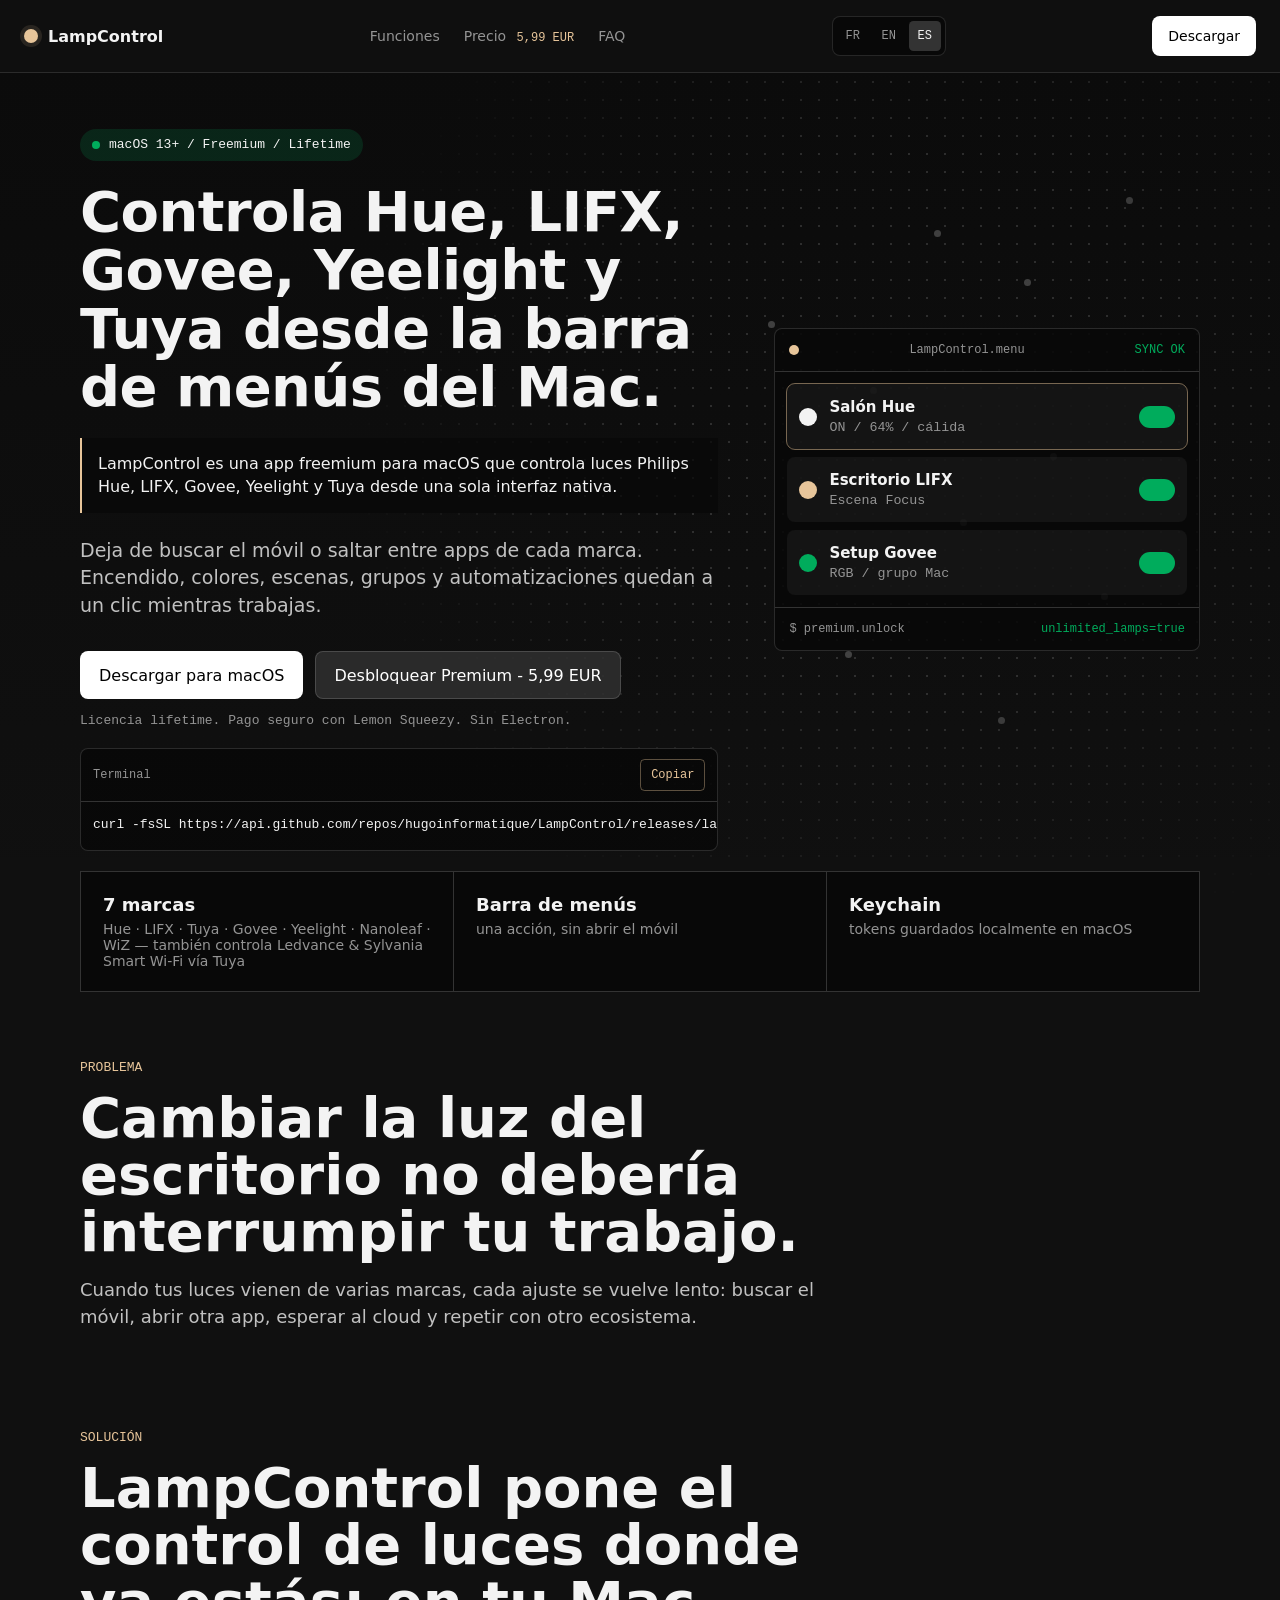
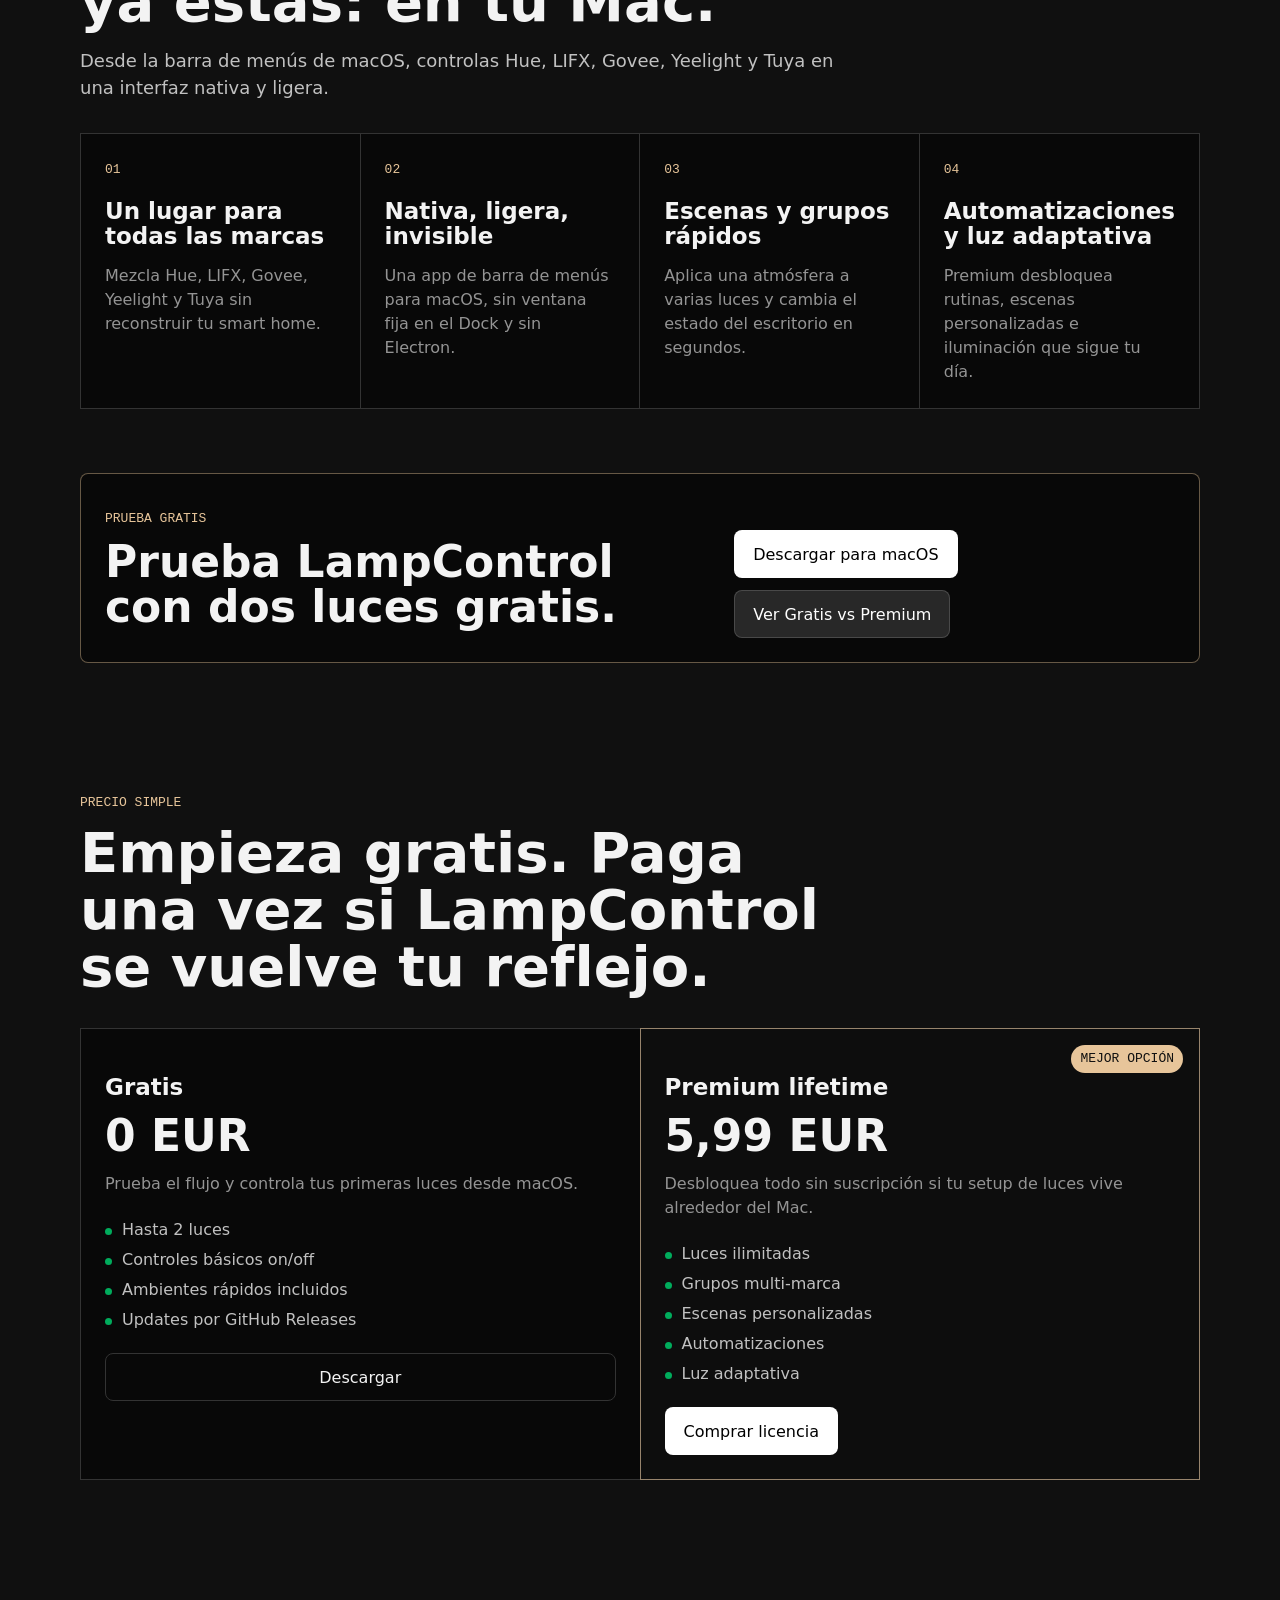
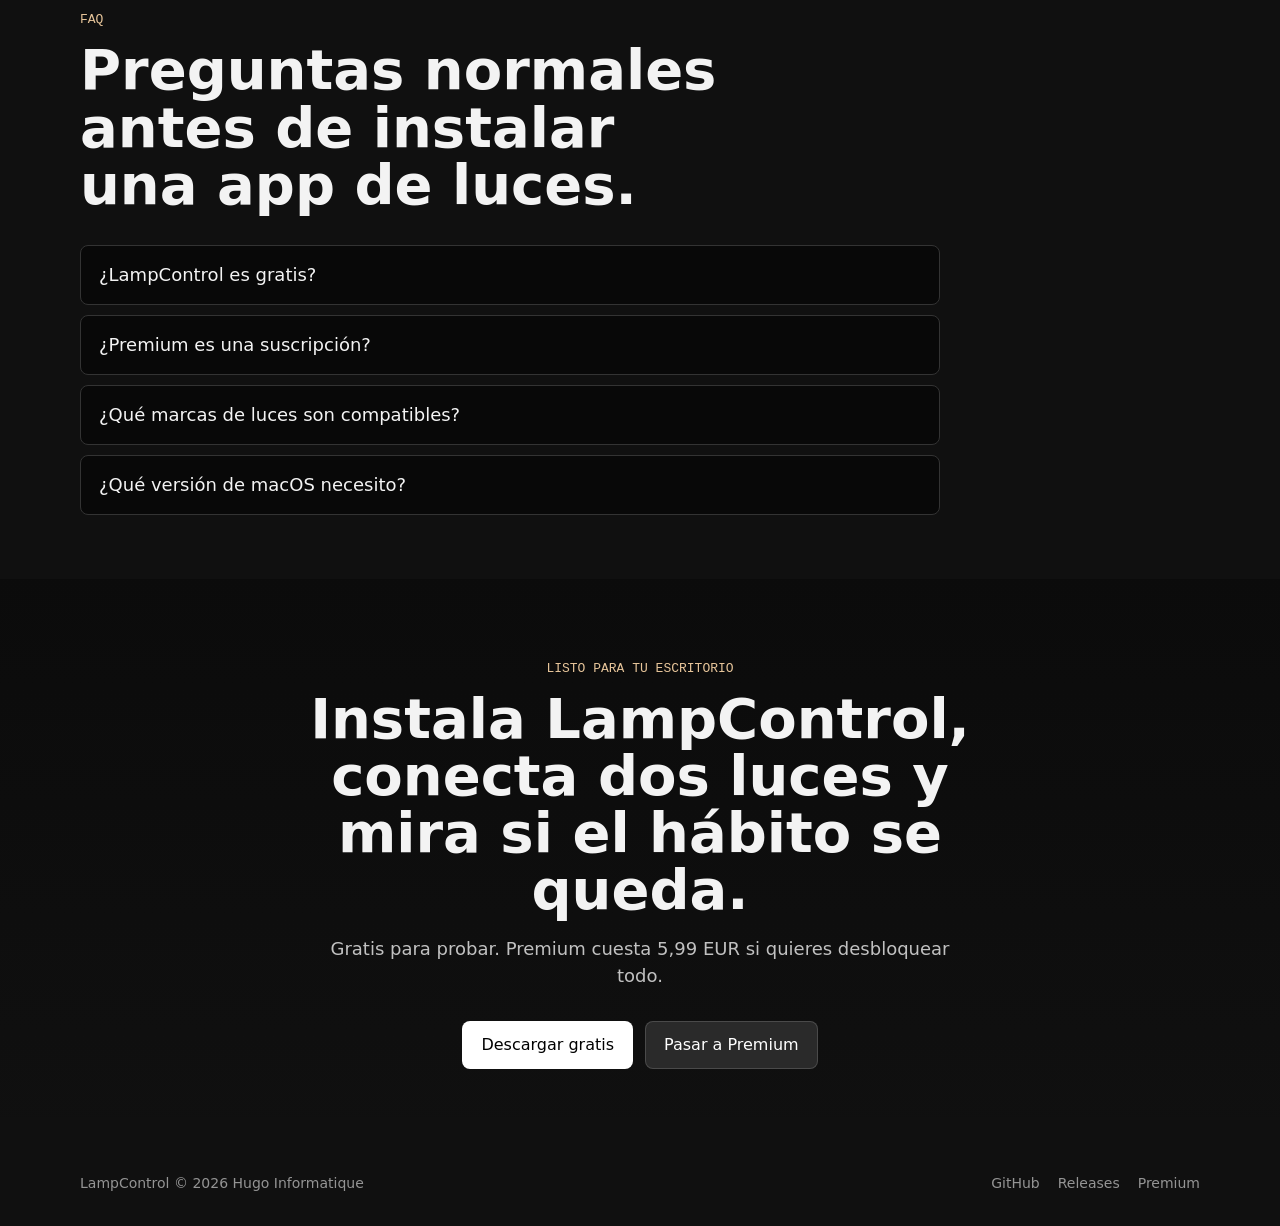
<file: landing/es/index.html>
<!doctype html>
<html lang="es">
  <head>
    <meta charset="utf-8" />
    <meta name="viewport" content="width=device-width, initial-scale=1" />
    <title>LampControl - App macOS para luces inteligentes</title>
    <meta
      name="description"
      content="Controla luces Hue, LIFX, Govee, Yeelight y Tuya desde la barra de menús de macOS. Gratis para empezar, Premium lifetime por 5,99 EUR."
    />
    <meta name="robots" content="index,follow" />
    <link rel="canonical" href="https://lampcontrol.app/es/" />
    <link rel="alternate" hreflang="fr" href="https://lampcontrol.app/" />
    <link rel="alternate" hreflang="en" href="https://lampcontrol.app/en/" />
    <link rel="alternate" hreflang="es" href="https://lampcontrol.app/es/" />
    <link rel="alternate" hreflang="x-default" href="https://lampcontrol.app/en/" />
    <meta property="og:type" content="website" />
    <meta property="og:url" content="https://lampcontrol.app/es/" />
    <meta property="og:title" content="LampControl - tus luces en la barra de menús del Mac" />
    <meta
      property="og:description"
      content="Una app nativa para macOS que controla Hue, LIFX, Govee, Yeelight y Tuya sin abrir cinco apps distintas."
    />
    <meta property="og:image" content="https://lampcontrol.app/og-image.svg" />
    <meta property="og:image:alt" content="LampControl, app macOS para Hue, LIFX, Govee, Yeelight y Tuya" />
    <meta name="twitter:card" content="summary_large_image" />
    <meta name="twitter:title" content="LampControl - App macOS para luces inteligentes" />
    <meta name="twitter:description" content="Controla Hue, LIFX, Govee, Yeelight y Tuya desde una app de barra de menús para macOS." />
    <meta name="twitter:image" content="https://lampcontrol.app/og-image.svg" />
    <meta name="twitter:image:alt" content="LampControl Premium lifetime por 5,99 EUR" />
    <meta name="theme-color" content="#101010" />
    <link rel="stylesheet" href="../styles.css" />
    <script type="application/ld+json">
      {
        "@context": "https://schema.org",
        "@type": "SoftwareApplication",
        "name": "LampControl",
        "url": "https://lampcontrol.app/es/",
        "downloadUrl": "https://github.com/hugoinformatique/LampControl/releases/latest",
        "softwareVersion": "1.1.0",
        "applicationCategory": "UtilitiesApplication",
        "operatingSystem": "macOS 13+",
        "offers": {
          "@type": "Offer",
          "price": "5.99",
          "priceCurrency": "EUR",
          "availability": "https://schema.org/InStock"
        },
        "image": "https://lampcontrol.app/og-image.svg",
        "author": {
          "@type": "Organization",
          "name": "Hugo Informatique"
        },
        "publisher": {
          "@type": "Organization",
          "name": "Hugo Informatique"
        },
        "description": "App de barra de menús para macOS que controla varias marcas de luces inteligentes desde una interfaz nativa."
      }
    </script>
  </head>
  <body>
    <a class="skip-link" href="#main">Ir al contenido</a>
    <header class="site-header" data-header>
      <a class="brand" href="#main" aria-label="Inicio de LampControl">
        <span class="brand-mark" aria-hidden="true"></span>
        <span>LampControl</span>
      </a>
      <nav class="nav-links" aria-label="Navegación principal">
        <a href="#features">Funciones</a>
        <a href="#pricing">Precio <span>5,99 EUR</span></a>
        <a href="#faq">FAQ</a>
      </nav>
      <nav class="language-switcher" aria-label="Cambiar idioma">
        <a href="../">FR</a>
        <a href="../en/">EN</a>
        <a aria-current="page" href="./">ES</a>
      </nav>
      <a class="header-cta" href="https://github.com/hugoinformatique/LampControl/releases/latest">Descargar</a>
    </header>

    <main id="main">
      <section class="hero section-band">
        <div class="pixel-field" aria-hidden="true">
          <span></span><span></span><span></span><span></span><span></span>
          <span></span><span></span><span></span><span></span><span></span>
        </div>

        <div class="hero-grid shell">
          <div class="hero-copy">
            <div class="status-pill">
              <span></span>
              macOS 13+ / Freemium / Lifetime
            </div>
            <h1>Controla Hue, LIFX, Govee, Yeelight y Tuya desde la barra de menús del Mac.</h1>
            <blockquote class="aeo-answer">
              LampControl es una app freemium para macOS que controla luces Philips Hue, LIFX, Govee, Yeelight y Tuya desde una sola interfaz nativa.
            </blockquote>
            <p class="hero-subtitle">
              Deja de buscar el móvil o saltar entre apps de cada marca.
              Encendido, colores, escenas, grupos y automatizaciones quedan a
              un clic mientras trabajas.
            </p>
            <nav class="hero-actions" aria-label="Acciones principales">
              <a class="button button-primary" href="https://github.com/hugoinformatique/LampControl/releases/latest">
                Descargar para macOS
              </a>
              <a class="button button-secondary" href="https://lampcontrol.lemonsqueezy.com/checkout/buy/12d32ac2-9a5a-4120-a95e-36a10afb51d9">
                Desbloquear Premium - 5,99 EUR
              </a>
            </nav>
            <p class="microcopy">Licencia lifetime. Pago seguro con Lemon Squeezy. Sin Electron.</p>
            <div class="install-command" aria-label="Instalación por línea de comandos">
              <div class="install-command-top">
                <span>Terminal</span>
                <button type="button" data-copy-command>Copiar</button>
              </div>
              <code data-install-command>curl -fsSL https://api.github.com/repos/hugoinformatique/LampControl/releases/latest | grep browser_download_url | cut -d '"' -f 4 | xargs curl -L -o ~/Downloads/LampControl.dmg &amp;&amp; open ~/Downloads/LampControl.dmg</code>
            </div>
          </div>

          <figure class="product-panel">
            <figcaption class="visually-hidden">Vista previa de LampControl con varias luces sincronizadas.</figcaption>
            <div class="panel-top">
              <span class="window-dot"></span>
              <span>LampControl.menu</span>
              <strong>SYNC OK</strong>
            </div>
            <div class="lamp-list">
              <div class="lamp-row active">
                <span class="lamp-icon"></span>
                <div>
                  <strong>Salón Hue</strong>
                  <small>ON / 64% / cálida</small>
                </div>
                <span class="toggle-indicator" aria-hidden="true"></span>
              </div>
              <div class="lamp-row">
                <span class="lamp-icon amber"></span>
                <div>
                  <strong>Escritorio LIFX</strong>
                  <small>Escena Focus</small>
                </div>
                <span class="toggle-indicator" aria-hidden="true"></span>
              </div>
              <div class="lamp-row">
                <span class="lamp-icon green"></span>
                <div>
                  <strong>Setup Govee</strong>
                  <small>RGB / grupo Mac</small>
                </div>
                <span class="toggle-indicator" aria-hidden="true"></span>
              </div>
            </div>
            <div class="terminal-strip">
              <span>$ premium.unlock</span>
              <strong>unlimited_lamps=true</strong>
            </div>
          </figure>
        </div>
      </section>

      <section class="proof-strip shell" aria-label="Señales de confianza de LampControl">
        <div>
          <strong>7 marcas</strong>
          <span>Hue · LIFX · Tuya · Govee · Yeelight · Nanoleaf · WiZ — también controla Ledvance &amp; Sylvania Smart Wi-Fi vía Tuya</span>
        </div>
        <div>
          <strong>Barra de menús</strong>
          <span>una acción, sin abrir el móvil</span>
        </div>
        <div>
          <strong>Keychain</strong>
          <span>tokens guardados localmente en macOS</span>
        </div>
      </section>

      <section id="features" class="section shell">
        <div class="section-heading">
          <span class="eyebrow">PROBLEMA</span>
          <h2>Cambiar la luz del escritorio no debería interrumpir tu trabajo.</h2>
          <p>
            Cuando tus luces vienen de varias marcas, cada ajuste se vuelve
            lento: buscar el móvil, abrir otra app, esperar al cloud y repetir
            con otro ecosistema.
          </p>
        </div>
      </section>

      <section class="section shell tight-section">
        <div class="section-heading">
          <span class="eyebrow">SOLUCIÓN</span>
          <h2>LampControl pone el control de luces donde ya estás: en tu Mac.</h2>
          <p>
            Desde la barra de menús de macOS, controlas Hue, LIFX, Govee,
            Yeelight y Tuya en una interfaz nativa y ligera.
          </p>
        </div>
        <div class="feature-grid">
          <article class="feature-card">
            <span class="feature-index">01</span>
            <h3>Un lugar para todas las marcas</h3>
            <p>Mezcla Hue, LIFX, Govee, Yeelight y Tuya sin reconstruir tu smart home.</p>
          </article>
          <article class="feature-card">
            <span class="feature-index">02</span>
            <h3>Nativa, ligera, invisible</h3>
            <p>Una app de barra de menús para macOS, sin ventana fija en el Dock y sin Electron.</p>
          </article>
          <article class="feature-card">
            <span class="feature-index">03</span>
            <h3>Escenas y grupos rápidos</h3>
            <p>Aplica una atmósfera a varias luces y cambia el estado del escritorio en segundos.</p>
          </article>
          <article class="feature-card">
            <span class="feature-index">04</span>
            <h3>Automatizaciones y luz adaptativa</h3>
            <p>Premium desbloquea rutinas, escenas personalizadas e iluminación que sigue tu día.</p>
          </article>
        </div>
      </section>

      <section class="mid-cta shell" aria-label="Probar LampControl">
        <div>
          <span class="eyebrow">PRUEBA GRATIS</span>
          <h2>Prueba LampControl con dos luces gratis.</h2>
        </div>
        <nav class="hero-actions" aria-label="Acciones de prueba gratuita">
          <a class="button button-primary" href="https://github.com/hugoinformatique/LampControl/releases/latest">Descargar para macOS</a>
          <a class="button button-secondary" href="#pricing">Ver Gratis vs Premium</a>
        </nav>
      </section>

      <section id="pricing" class="section shell">
        <div class="section-heading">
          <span class="eyebrow">PRECIO SIMPLE</span>
          <h2>Empieza gratis. Paga una vez si LampControl se vuelve tu reflejo.</h2>
        </div>

        <div class="pricing-grid">
          <article class="price-card">
            <div class="price-top">
              <h3>Gratis</h3>
              <strong>0 EUR</strong>
            </div>
            <p>Prueba el flujo y controla tus primeras luces desde macOS.</p>
            <ul>
              <li>Hasta 2 luces</li>
              <li>Controles básicos on/off</li>
              <li>Ambientes rápidos incluidos</li>
              <li>Updates por GitHub Releases</li>
            </ul>
            <a class="button button-muted" href="https://github.com/hugoinformatique/LampControl/releases/latest">Descargar</a>
          </article>

          <article class="price-card featured">
            <div class="price-badge">MEJOR OPCIÓN</div>
            <div class="price-top">
              <h3>Premium lifetime</h3>
              <strong>5,99 EUR</strong>
            </div>
            <p>Desbloquea todo sin suscripción si tu setup de luces vive alrededor del Mac.</p>
            <ul>
              <li>Luces ilimitadas</li>
              <li>Grupos multi-marca</li>
              <li>Escenas personalizadas</li>
              <li>Automatizaciones</li>
              <li>Luz adaptativa</li>
            </ul>
            <a class="button button-primary" href="https://lampcontrol.lemonsqueezy.com/checkout/buy/12d32ac2-9a5a-4120-a95e-36a10afb51d9">
              Comprar licencia
            </a>
          </article>
        </div>
      </section>

      <section id="faq" class="section shell">
        <div class="section-heading compact">
          <span class="eyebrow">FAQ</span>
          <h2>Preguntas normales antes de instalar una app de luces.</h2>
        </div>
        <div class="faq-list">
          <details>
            <summary>¿LampControl es gratis?</summary>
            <p>Sí. El plan gratis incluye controles básicos y hasta 2 luces.</p>
          </details>
          <details>
            <summary>¿Premium es una suscripción?</summary>
            <p>No. Premium es una licencia lifetime por 5,99 EUR vía Lemon Squeezy.</p>
          </details>
          <details>
            <summary>¿Qué marcas de luces son compatibles?</summary>
            <p>LampControl soporta Tuya / Smart Life, Philips Hue, LIFX, Govee, Yeelight, Nanoleaf y WiZ. Las bombillas Ledvance Smart+ Wi-Fi y Sylvania Smart Wi-Fi funcionan vía la integración Tuya porque usan el backend Smart Life.</p>
          </details>
          <details>
            <summary>¿Qué versión de macOS necesito?</summary>
            <p>LampControl está pensado para macOS 13 o superior.</p>
          </details>
        </div>
      </section>

      <section class="final-cta section-band">
        <div class="shell">
          <span class="eyebrow">LISTO PARA TU ESCRITORIO</span>
          <h2>Instala LampControl, conecta dos luces y mira si el hábito se queda.</h2>
          <p class="final-copy">Gratis para probar. Premium cuesta 5,99 EUR si quieres desbloquear todo.</p>
          <nav class="hero-actions centered" aria-label="Acciones finales">
            <a class="button button-primary" href="https://github.com/hugoinformatique/LampControl/releases/latest">Descargar gratis</a>
            <a class="button button-secondary" href="https://lampcontrol.lemonsqueezy.com/checkout/buy/12d32ac2-9a5a-4120-a95e-36a10afb51d9">Pasar a Premium</a>
          </nav>
        </div>
      </section>
    </main>

    <footer class="site-footer shell">
      <span>LampControl © 2026 Hugo Informatique</span>
      <div>
        <a href="https://github.com/hugoinformatique/LampControl">GitHub</a>
        <a href="https://github.com/hugoinformatique/LampControl/releases/latest">Releases</a>
        <a href="https://lampcontrol.lemonsqueezy.com/checkout/buy/12d32ac2-9a5a-4120-a95e-36a10afb51d9">Premium</a>
      </div>
    </footer>

    <script src="../script.js" defer></script>
  </body>
</html>
</file>
<file: landing/styles.css>
:root {
  --color-midnight-void: #101010;
  --color-deep-space: #080808;
  --color-polar-white: #f3f3f3;
  --color-absolute-zero: #ffffff;
  --color-ash-gray: #949494;
  --color-soft-gray: #b8b8b8;
  --color-dark-carbon: #333333;
  --color-slate: #c1c1c1;
  --color-amber-glow: #e7c59a;
  --color-neon-green: #00ac5c;
  --font-aeonik: Inter, ui-sans-serif, system-ui, -apple-system, BlinkMacSystemFont, "Segoe UI", sans-serif;
  --font-input: "IBM Plex Mono", "SFMono-Regular", Consolas, monospace;
  --section-gap: 64px;
  --radius-md: 4.5px;
  --radius-lg: 8px;
  --radius-full: 99px;
}

* {
  box-sizing: border-box;
}

html {
  scroll-behavior: smooth;
}

body {
  margin: 0;
  background: var(--color-midnight-void);
  color: var(--color-polar-white);
  font-family: var(--font-aeonik);
  text-rendering: optimizeLegibility;
}

main,
section[id] {
  scroll-margin-top: 92px;
}

a {
  color: inherit;
  text-decoration: none;
}

a:focus-visible,
summary:focus-visible {
  outline: 2px solid var(--color-amber-glow);
  outline-offset: 4px;
}

.skip-link {
  position: fixed;
  top: 12px;
  left: 12px;
  z-index: 50;
  transform: translateY(-160%);
  padding: 10px 12px;
  border-radius: var(--radius-lg);
  background: var(--color-absolute-zero);
  color: #000;
}

.skip-link:focus {
  transform: translateY(0);
}

.shell {
  width: min(1120px, calc(100% - 40px));
  margin: 0 auto;
}

.site-header {
  position: sticky;
  top: 0;
  z-index: 20;
  display: flex;
  align-items: center;
  justify-content: space-between;
  gap: 20px;
  padding: 16px 24px;
  background: rgba(16, 16, 16, 0.86);
  border-bottom: 1px solid rgba(51, 51, 51, 0.8);
  backdrop-filter: blur(18px);
}

.site-header[data-scrolled] {
  background: rgba(8, 8, 8, 0.94);
}

.visually-hidden {
  position: absolute;
  width: 1px;
  height: 1px;
  padding: 0;
  margin: -1px;
  overflow: hidden;
  clip: rect(0, 0, 0, 0);
  white-space: nowrap;
  border: 0;
}

.brand,
.nav-links,
.language-switcher,
.site-footer div {
  display: flex;
  align-items: center;
}

.brand {
  gap: 10px;
  font-weight: 700;
}

.brand-mark {
  width: 14px;
  height: 14px;
  border-radius: var(--radius-full);
  background: var(--color-amber-glow);
  box-shadow: 0 0 0 4px rgba(231, 197, 154, 0.12);
}

.nav-links {
  gap: 24px;
  color: var(--color-ash-gray);
  font-size: 14px;
}

.nav-links a:hover,
.site-footer a:hover {
  color: var(--color-polar-white);
  text-decoration: underline;
}

.nav-links span {
  margin-left: 6px;
  color: var(--color-amber-glow);
  font-family: var(--font-input);
  font-size: 12px;
}

.language-switcher {
  gap: 4px;
  padding: 4px;
  border: 1px solid rgba(193, 193, 193, 0.16);
  border-radius: var(--radius-lg);
  background: rgba(8, 8, 8, 0.62);
}

.language-switcher a {
  min-width: 32px;
  min-height: 30px;
  display: inline-flex;
  align-items: center;
  justify-content: center;
  border-radius: var(--radius-md);
  color: var(--color-ash-gray);
  font-family: var(--font-input);
  font-size: 12px;
}

.language-switcher a[aria-current="page"] {
  background: var(--color-dark-carbon);
  color: var(--color-polar-white);
}

.header-cta {
  min-height: 40px;
  display: inline-flex;
  align-items: center;
  justify-content: center;
  padding: 0 16px;
  background: var(--color-absolute-zero);
  color: #000;
  border-radius: var(--radius-lg);
  font-size: 14px;
}

.section-band {
  background:
    linear-gradient(180deg, rgba(8, 8, 8, 0.62), rgba(16, 16, 16, 0)),
    var(--color-midnight-void);
}

.hero {
  position: relative;
  overflow: hidden;
  /* No more 100vh: on a 13" laptop the title alone took ~2/3 of the viewport.
     Let content drive the height; pad enough to feel like a hero, not so much
     it pushes everything below the fold. */
  min-height: 540px;
  display: flex;
  align-items: center;
  padding: 56px 0 48px;
}

.pixel-field {
  position: absolute;
  inset: 0;
  opacity: 0.28;
  pointer-events: none;
  background-image: radial-gradient(circle, rgba(243, 243, 243, 0.52) 1px, transparent 1px);
  background-size: 18px 18px;
  mask-image: radial-gradient(circle at 72% 42%, black 0 26%, transparent 56%);
}

.pixel-field span {
  position: absolute;
  width: 7px;
  height: 7px;
  background: var(--color-polar-white);
  border-radius: var(--radius-full);
  opacity: 0.8;
}

.pixel-field span:nth-child(1) { top: 19%; left: 73%; }
.pixel-field span:nth-child(2) { top: 25%; left: 80%; }
.pixel-field span:nth-child(3) { top: 38%; left: 68%; }
.pixel-field span:nth-child(4) { top: 46%; left: 82%; }
.pixel-field span:nth-child(5) { top: 54%; left: 75%; }
.pixel-field span:nth-child(6) { top: 63%; left: 86%; }
.pixel-field span:nth-child(7) { top: 70%; left: 66%; }
.pixel-field span:nth-child(8) { top: 30%; left: 60%; }
.pixel-field span:nth-child(9) { top: 78%; left: 78%; }
.pixel-field span:nth-child(10) { top: 15%; left: 88%; }

.hero-grid {
  position: relative;
  z-index: 1;
  display: grid;
  grid-template-columns: minmax(0, 1.08fr) minmax(320px, 0.72fr);
  align-items: center;
  gap: 56px;
}

.status-pill,
.price-badge,
.eyebrow {
  font-family: var(--font-input);
  font-size: 13px;
  line-height: 1.4;
}

.status-pill {
  display: inline-flex;
  align-items: center;
  gap: 9px;
  padding: 7px 12px;
  border-radius: var(--radius-full);
  background: rgba(0, 172, 92, 0.16);
  color: var(--color-polar-white);
}

.status-pill span {
  width: 8px;
  height: 8px;
  border-radius: var(--radius-full);
  background: var(--color-neon-green);
}

h1,
h2,
h3,
p {
  margin: 0;
}

h1 {
  max-width: 780px;
  margin-top: 22px;
  /* Was clamp(44, 8vw, 82). At 82px the heading wrapped to 5 lines on a
     13" Air, eating most of the viewport. Cap at 56px and tighten the
     vertical so a wrapped heading still feels purposeful, not bloated. */
  font-size: clamp(36px, 5.4vw, 56px);
  line-height: 1.04;
  letter-spacing: -0.01em;
  text-wrap: balance;
}

.hero-subtitle {
  max-width: 640px;
  margin-top: 24px;
  color: var(--color-slate);
  font-size: 19px;
  line-height: 1.45;
}

.aeo-answer {
  max-width: 660px;
  margin: 22px 0 0;
  padding: 14px 16px;
  border-left: 2px solid var(--color-amber-glow);
  background: rgba(8, 8, 8, 0.72);
  color: var(--color-polar-white);
  font-size: 16px;
  line-height: 1.46;
}

.hero-actions {
  display: flex;
  flex-wrap: wrap;
  gap: 12px;
  margin-top: 32px;
}

.hero-actions.centered {
  justify-content: center;
}

.button {
  min-height: 48px;
  display: inline-flex;
  align-items: center;
  justify-content: center;
  padding: 0 18px;
  border-radius: var(--radius-lg);
  font-size: 16px;
  border: 1px solid transparent;
}

.button-primary {
  background: var(--color-absolute-zero);
  color: #000;
}

.button-secondary {
  background: rgba(51, 51, 51, 0.78);
  color: var(--color-absolute-zero);
  border-color: rgba(193, 193, 193, 0.22);
}

.button-muted {
  width: 100%;
  background: transparent;
  border-color: var(--color-dark-carbon);
  color: var(--color-polar-white);
}

.button:hover,
.header-cta:hover {
  transform: translateY(-1px);
}

.microcopy {
  margin-top: 14px;
  color: var(--color-ash-gray);
  font-family: var(--font-input);
  font-size: 13px;
}

.install-command {
  max-width: 690px;
  margin-top: 20px;
  border: 1px solid rgba(193, 193, 193, 0.18);
  border-radius: var(--radius-lg);
  background: rgba(8, 8, 8, 0.88);
  overflow: hidden;
}

.install-command-top {
  display: flex;
  align-items: center;
  justify-content: space-between;
  gap: 12px;
  padding: 10px 12px;
  border-bottom: 1px solid var(--color-dark-carbon);
  color: var(--color-ash-gray);
  font-family: var(--font-input);
  font-size: 12px;
}

.install-command button {
  min-height: 32px;
  padding: 0 10px;
  border: 1px solid rgba(231, 197, 154, 0.38);
  border-radius: var(--radius-md);
  background: transparent;
  color: var(--color-amber-glow);
  cursor: pointer;
  font: inherit;
}

.install-command button:focus-visible {
  outline: 2px solid var(--color-amber-glow);
  outline-offset: 3px;
}

.install-command code {
  display: block;
  padding: 13px 12px 14px;
  color: var(--color-polar-white);
  font-family: var(--font-input);
  font-size: 13px;
  line-height: 1.54;
  overflow-x: auto;
  white-space: nowrap;
}

.product-panel {
  margin: 0;
  border: 1px solid rgba(193, 193, 193, 0.18);
  border-radius: var(--radius-lg);
  background: rgba(8, 8, 8, 0.88);
  overflow: hidden;
}

.panel-top,
.terminal-strip,
.lamp-row {
  display: flex;
  align-items: center;
}

.panel-top {
  justify-content: space-between;
  gap: 12px;
  padding: 14px;
  border-bottom: 1px solid var(--color-dark-carbon);
  color: var(--color-ash-gray);
  font-family: var(--font-input);
  font-size: 12px;
}

.panel-top strong,
.terminal-strip strong {
  color: var(--color-neon-green);
  font-weight: 400;
}

.window-dot {
  width: 10px;
  height: 10px;
  border-radius: var(--radius-full);
  background: var(--color-amber-glow);
}

.lamp-list {
  padding: 12px;
}

.lamp-row {
  justify-content: space-between;
  gap: 12px;
  padding: 14px 12px;
  border-radius: var(--radius-lg);
  background: rgba(51, 51, 51, 0.28);
}

.lamp-row + .lamp-row {
  margin-top: 8px;
}

.lamp-row.active {
  outline: 1px solid rgba(231, 197, 154, 0.5);
}

.lamp-icon {
  flex: 0 0 auto;
  width: 18px;
  height: 18px;
  border-radius: var(--radius-full);
  background: var(--color-polar-white);
}

.lamp-icon.amber {
  background: var(--color-amber-glow);
}

.lamp-icon.green {
  background: var(--color-neon-green);
}

.lamp-row div {
  flex: 1;
}

.lamp-row strong {
  display: block;
  font-size: 15px;
}

.lamp-row small {
  color: var(--color-ash-gray);
  font-family: var(--font-input);
}

.toggle-indicator {
  width: 36px;
  height: 22px;
  border: 0;
  border-radius: var(--radius-full);
  background: var(--color-neon-green);
}

.terminal-strip {
  justify-content: space-between;
  gap: 10px;
  padding: 14px;
  border-top: 1px solid var(--color-dark-carbon);
  color: var(--color-ash-gray);
  font-family: var(--font-input);
  font-size: 12px;
}

.proof-strip {
  display: grid;
  grid-template-columns: repeat(3, 1fr);
  gap: 1px;
  margin-top: -28px;
  border: 1px solid var(--color-dark-carbon);
  background: var(--color-dark-carbon);
  position: relative;
  z-index: 2;
}

.proof-strip div {
  padding: 22px;
  background: var(--color-deep-space);
}

.proof-strip strong,
.proof-strip span {
  display: block;
}

.proof-strip strong {
  font-size: 18px;
}

.proof-strip span {
  margin-top: 6px;
  color: var(--color-ash-gray);
  font-size: 14px;
}

.section {
  padding: var(--section-gap) 0;
}

.tight-section {
  padding-top: 0;
}

.section-heading {
  max-width: 760px;
  margin-bottom: 32px;
}

.section-heading.compact {
  max-width: 640px;
}

.eyebrow {
  display: inline-block;
  margin-bottom: 12px;
  color: var(--color-amber-glow);
}

h2 {
  font-size: clamp(34px, 5vw, 56px);
  line-height: 1.02;
  letter-spacing: 0;
}

.section-heading p {
  margin-top: 16px;
  color: var(--color-slate);
  font-size: 18px;
  line-height: 1.5;
}

.feature-grid {
  display: grid;
  grid-template-columns: repeat(4, 1fr);
  gap: 1px;
  background: var(--color-dark-carbon);
  border: 1px solid var(--color-dark-carbon);
}

.feature-card {
  min-height: 260px;
  padding: 24px;
  background: var(--color-deep-space);
}

.feature-index {
  color: var(--color-amber-glow);
  font-family: var(--font-input);
  font-size: 13px;
}

.feature-card h3,
.compare-column h3,
.price-card h3 {
  margin-top: 22px;
  font-size: 23px;
  line-height: 1.12;
}

.feature-card p,
.compare-column p,
.price-card p,
.faq-list p {
  margin-top: 14px;
  color: var(--color-ash-gray);
  font-size: 16px;
  line-height: 1.5;
}

.benefit-table {
  display: grid;
  gap: 1px;
  margin-top: 24px;
  border: 1px solid var(--color-dark-carbon);
  background: var(--color-dark-carbon);
}

.benefit-row {
  display: grid;
  grid-template-columns: 0.56fr 1fr;
  gap: 1px;
  background: var(--color-dark-carbon);
}

.benefit-row span {
  padding: 16px 18px;
  background: var(--color-deep-space);
  color: var(--color-slate);
  line-height: 1.45;
}

.benefit-row span:first-child {
  color: var(--color-polar-white);
  font-weight: 700;
}

.benefit-head span {
  color: var(--color-amber-glow);
  font-family: var(--font-input);
  font-size: 13px;
  font-weight: 400;
}

.mid-cta {
  display: flex;
  align-items: center;
  justify-content: space-between;
  gap: 24px;
  margin-bottom: var(--section-gap);
  padding: 24px;
  border: 1px solid rgba(231, 197, 154, 0.42);
  border-radius: var(--radius-lg);
  background: var(--color-deep-space);
}

.mid-cta h2 {
  max-width: 620px;
  font-size: clamp(28px, 4vw, 44px);
}

.comparison {
  display: grid;
  grid-template-columns: 0.8fr 1.2fr;
  gap: 40px;
  align-items: start;
}

.how-it-works {
  display: grid;
  grid-template-columns: 0.76fr 1.24fr;
  gap: 40px;
  align-items: start;
}

.steps-list {
  display: grid;
  gap: 1px;
  margin: 0;
  padding: 0;
  background: var(--color-dark-carbon);
  border: 1px solid var(--color-dark-carbon);
  list-style: none;
}

.steps-list li {
  padding: 24px;
  background: var(--color-deep-space);
}

.steps-list span {
  color: var(--color-amber-glow);
  font-family: var(--font-input);
  font-size: 13px;
}

.steps-list strong {
  display: block;
  margin-top: 16px;
  font-size: 23px;
  line-height: 1.12;
}

.steps-list p {
  margin-top: 10px;
  color: var(--color-ash-gray);
  font-size: 16px;
  line-height: 1.5;
}

.compare-grid,
.pricing-grid {
  display: grid;
  gap: 1px;
  background: var(--color-dark-carbon);
  border: 1px solid var(--color-dark-carbon);
}

.compare-grid {
  grid-template-columns: repeat(2, 1fr);
}

.compare-column {
  min-height: 220px;
  padding: 24px;
  background: var(--color-deep-space);
}

.compare-column.muted {
  border-left: 2px solid var(--color-dark-carbon);
}

.compare-column.muted p {
  color: var(--color-soft-gray);
}

.comparison-table {
  display: grid;
  gap: 1px;
  border: 1px solid var(--color-dark-carbon);
  background: var(--color-dark-carbon);
}

.comparison-row {
  display: grid;
  grid-template-columns: 0.64fr 1fr 1fr;
  gap: 1px;
  background: var(--color-dark-carbon);
}

.comparison-row span {
  padding: 18px;
  background: var(--color-deep-space);
  color: var(--color-slate);
  line-height: 1.45;
}

.comparison-row span:first-child {
  color: var(--color-polar-white);
  font-weight: 700;
}

.comparison-head span {
  color: var(--color-amber-glow);
  font-family: var(--font-input);
  font-size: 13px;
  font-weight: 400;
}

.pricing-grid {
  grid-template-columns: repeat(2, 1fr);
}

.price-card {
  position: relative;
  padding: 24px;
  background: var(--color-deep-space);
}

.price-card.featured {
  background: #0d0d0d;
  outline: 1px solid rgba(231, 197, 154, 0.56);
}

.price-badge {
  position: absolute;
  top: 16px;
  right: 16px;
  color: #101010;
  background: var(--color-amber-glow);
  border-radius: var(--radius-full);
  padding: 5px 9px;
}

.price-top {
  padding-right: 110px;
}

.price-top strong {
  display: block;
  margin-top: 14px;
  font-size: 44px;
  line-height: 1;
}

.price-card ul {
  display: grid;
  gap: 11px;
  margin: 24px 0;
  padding: 0;
  list-style: none;
}

.price-card li {
  color: var(--color-slate);
}

.price-card li::before {
  content: "";
  display: inline-block;
  width: 7px;
  height: 7px;
  margin-right: 10px;
  border-radius: var(--radius-full);
  background: var(--color-neon-green);
}

.quote-block {
  border-left: 2px solid var(--color-amber-glow);
  padding: 10px 0 10px 24px;
}

.quote-block p {
  max-width: 900px;
  font-size: clamp(24px, 4vw, 44px);
  line-height: 1.08;
}

.quote-block strong {
  display: block;
  margin-top: 18px;
  color: var(--color-ash-gray);
  font-weight: 400;
}

.faq-list {
  display: grid;
  gap: 10px;
  max-width: 860px;
}

details {
  border: 1px solid var(--color-dark-carbon);
  border-radius: var(--radius-lg);
  background: var(--color-deep-space);
}

summary {
  min-height: 58px;
  display: flex;
  align-items: center;
  cursor: pointer;
  padding: 0 18px;
  font-size: 18px;
}

details p {
  padding: 0 18px 18px;
}

.final-cta {
  text-align: center;
  padding: 78px 0;
}

.final-cta h2 {
  max-width: 760px;
  margin: 0 auto;
}

.final-copy {
  max-width: 620px;
  margin: 18px auto 0;
  color: var(--color-slate);
  font-size: 18px;
  line-height: 1.45;
}

.site-footer {
  display: flex;
  justify-content: space-between;
  align-items: center;
  gap: 20px;
  padding: 28px 0 40px;
  color: var(--color-ash-gray);
  font-size: 14px;
}

.site-footer div {
  gap: 18px;
}

@media (max-width: 900px) {
  .nav-links {
    display: none;
  }

  .hero-grid,
  .comparison,
  .how-it-works {
    grid-template-columns: 1fr;
  }

  .feature-grid {
    grid-template-columns: repeat(2, 1fr);
  }

  .proof-strip,
  .pricing-grid,
  .compare-grid,
  .benefit-row,
  .comparison-row {
    grid-template-columns: 1fr;
  }

  .mid-cta {
    align-items: flex-start;
    flex-direction: column;
  }
}

@media (max-width: 620px) {
  .shell {
    width: min(100% - 28px, 1120px);
  }

  .site-header {
    padding: 12px 14px;
  }

  .brand {
    font-size: 15px;
  }

  .header-cta {
    min-height: 38px;
    padding: 0 12px;
  }

  .hero {
    min-height: auto;
    padding: 56px 0 44px;
  }

  .hero-actions,
  .button {
    width: 100%;
  }

  .feature-grid {
    grid-template-columns: 1fr;
  }

  .feature-card {
    min-height: auto;
  }

  .price-top {
    padding-right: 0;
  }

  .price-badge {
    position: static;
    display: inline-block;
    margin-bottom: 14px;
  }

  .site-footer {
    align-items: flex-start;
    flex-direction: column;
  }
}

@media (prefers-reduced-motion: reduce) {
  html {
    scroll-behavior: auto;
  }

  .button:hover,
  .header-cta:hover {
    transform: none;
  }
}
</file>
